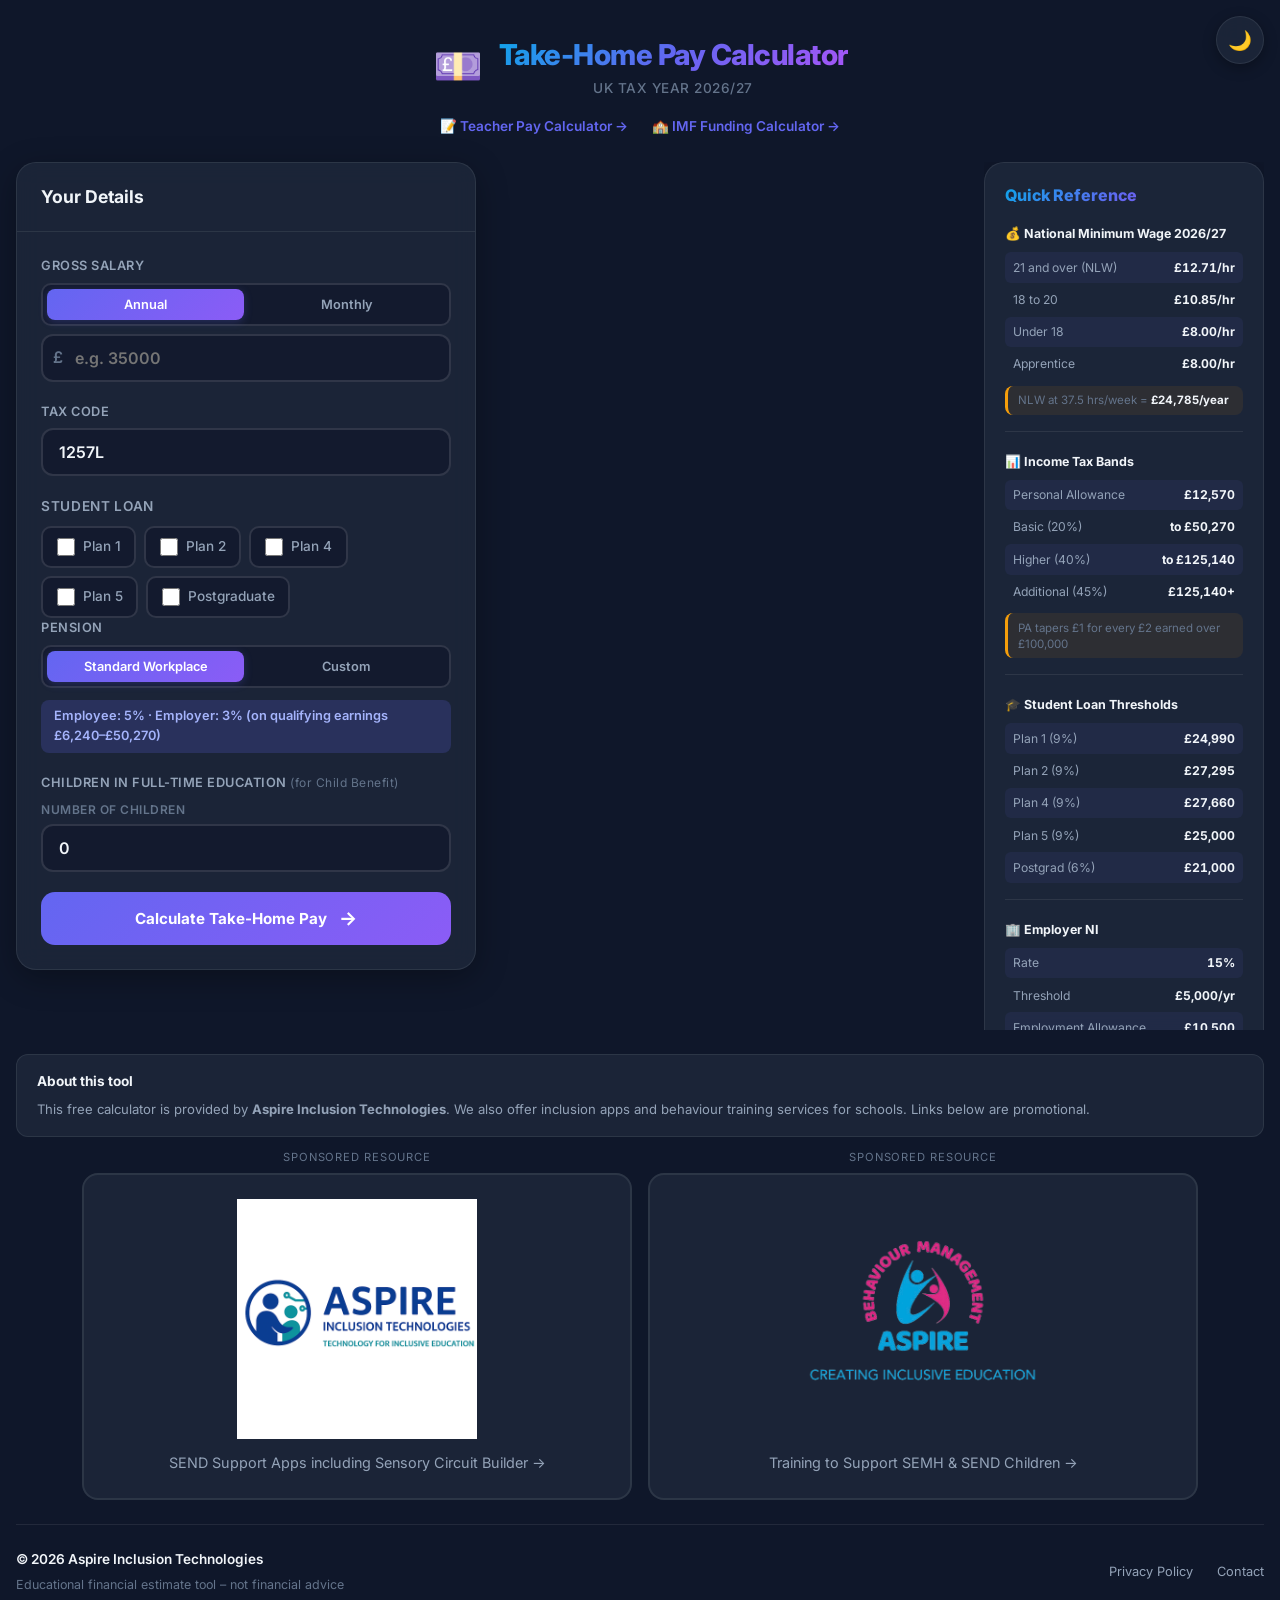
<file: index.html>
<!DOCTYPE html>
<html lang="en" data-theme="dark">
<head>
    <meta charset="UTF-8">
    <meta name="viewport" content="width=device-width, initial-scale=1.0">
    <title>UK Take-Home Pay Calculator 2026/27 | Free Salary Calculator | Aspire Inclusion</title>
    <meta name="description" content="Free UK take-home pay calculator for 2026/27. Calculate your net salary after income tax, National Insurance, student loans, pension contributions, and child benefit. Updated for April 2026 rates.">
    <meta name="keywords" content="take home pay calculator, UK salary calculator, 2026/27 tax calculator, income tax calculator, national insurance calculator, student loan calculator, pension calculator, net pay UK">
    <meta name="author" content="Aspire Inclusion Technologies">
    <meta name="robots" content="index, follow">
    <link rel="canonical" href="https://aspiremichael.github.io/Pay-Calculator/">

    <!-- Open Graph -->
    <meta property="og:type" content="website">
    <meta property="og:title" content="UK Take-Home Pay Calculator 2026/27 | Free Salary Calculator">
    <meta property="og:description" content="Calculate your UK take-home pay after income tax, National Insurance, student loans, and pension. Free tool updated for the 2026/27 tax year.">
    <meta property="og:url" content="https://aspiremichael.github.io/Pay-Calculator/">
    <meta property="og:site_name" content="Aspire Inclusion Technologies">
    <meta property="og:locale" content="en_GB">

    <!-- Twitter Card -->
    <meta name="twitter:card" content="summary_large_image">
    <meta name="twitter:title" content="UK Take-Home Pay Calculator 2026/27">
    <meta name="twitter:description" content="Free calculator: see your net salary after tax, NI, student loans and pension for 2026/27.">

    <!-- JSON-LD Structured Data -->
    <script type="application/ld+json">
    {
        "@context": "https://schema.org",
        "@type": "WebApplication",
        "name": "UK Take-Home Pay Calculator 2026/27",
        "description": "Calculate your UK take-home pay after income tax, National Insurance, student loans, and pension contributions for the 2026/27 tax year.",
        "url": "https://aspiremichael.github.io/Pay-Calculator/",
        "applicationCategory": "FinanceApplication",
        "operatingSystem": "Any",
        "offers": {
            "@type": "Offer",
            "price": "0",
            "priceCurrency": "GBP"
        },
        "creator": {
            "@type": "Organization",
            "name": "Aspire Inclusion Technologies",
            "url": "https://aspireinclusion.app/"
        },
        "dateModified": "2026-03-24",
        "inLanguage": "en-GB",
        "isAccessibleForFree": true,
        "browserRequirements": "Requires JavaScript"
    }
    </script>
    <script type="application/ld+json">
    {
        "@context": "https://schema.org",
        "@type": "FAQPage",
        "mainEntity": [
            {
                "@type": "Question",
                "name": "How is UK take-home pay calculated for 2026/27?",
                "acceptedAnswer": {
                    "@type": "Answer",
                    "text": "Take-home pay is calculated by subtracting income tax (20%/40%/45% bands), employee National Insurance (8% up to £50,270, 2% above), pension contributions, and any student loan repayments from your gross salary. The personal allowance for 2026/27 is £12,570."
                }
            },
            {
                "@type": "Question",
                "name": "What are the UK income tax rates for 2026/27?",
                "acceptedAnswer": {
                    "@type": "Answer",
                    "text": "For 2026/27: Personal Allowance is £12,570 (0%), Basic Rate is 20% on income £12,571–£50,270, Higher Rate is 40% on income £50,271–£125,140, and Additional Rate is 45% on income above £125,140."
                }
            },
            {
                "@type": "Question",
                "name": "What are the National Insurance rates for 2026/27?",
                "acceptedAnswer": {
                    "@type": "Answer",
                    "text": "Employee NI for 2026/27: 8% on earnings between £12,570 and £50,270, and 2% on earnings above £50,270. Employer NI is 15% on earnings above £5,000 per employee."
                }
            },
            {
                "@type": "Question",
                "name": "How do student loan repayments affect take-home pay?",
                "acceptedAnswer": {
                    "@type": "Answer",
                    "text": "Student loan repayments are 9% of earnings above the threshold: Plan 1 threshold is £24,990, Plan 2 is £27,295, Plan 4 is £31,395, Plan 5 is £25,000. Postgraduate loans are 6% above £21,000. Multiple plans can apply simultaneously."
                }
            }
        ]
    }
    </script>

    <link rel="icon" type="image/svg+xml" href="favicon.svg">
    <link rel="preconnect" href="https://fonts.gstatic.com" crossorigin>
    <link href="https://fonts.googleapis.com/css2?family=Inter:wght@300;400;500;600;700;800&display=swap" rel="stylesheet">
    <link rel="stylesheet" href="styles.css">
</head>
<body>
    <!-- Theme Toggle -->
    <button id="themeToggle" class="theme-toggle" aria-label="Toggle theme">
        <span class="theme-icon sun">☀️</span>
        <span class="theme-icon moon">🌙</span>
    </button>

    <div class="app-container">
        <!-- Header -->
        <header class="app-header">
            <div class="header-content">
                <div class="logo-area">
                    <div class="logo-icon">💷</div>
                    <div>
                        <h1>Take-Home Pay Calculator</h1>
                        <p class="subtitle">UK Tax Year 2026/27</p>
                    </div>
                </div>
            </div>
            <div style="text-align:center;margin-top:1rem;display:flex;justify-content:center;gap:1.5rem;flex-wrap:wrap;">
                <a href="teacher.html" style="color:var(--accent-primary);font-size:0.85rem;text-decoration:none;font-weight:600;display:flex;align-items:center;gap:0.25rem;">📝 Teacher Pay Calculator &rarr;</a>
                <a href="imf.html" style="color:var(--accent-primary);font-size:0.85rem;text-decoration:none;font-weight:600;display:flex;align-items:center;gap:0.25rem;">🏫 IMF Funding Calculator &rarr;</a>
            </div>
        </header>

        <div class="main-layout">
            <!-- Main Content -->
            <main class="main-content">

                <!-- Employee Take-Home Pay -->
                <section class="tab-panel active" id="panel-employee" role="tabpanel" aria-labelledby="tab-employee">
                    <div class="panel-grid">
                        <!-- Input Card -->
                        <div class="card input-card">
                            <div class="card-header">
                                <h2>Your Details</h2>
                            </div>
                            <div class="card-body">
                                <div class="form-group">
                                    <label for="emp-salary">Gross Salary</label>
                                    <div class="toggle-switch-group" role="group" aria-label="Salary input period" style="margin-bottom:0.5rem;">
                                        <button class="toggle-btn active" id="salary-annual" type="button" aria-pressed="true" aria-label="Enter annual salary">Annual</button>
                                        <button class="toggle-btn" id="salary-monthly" type="button" aria-pressed="false" aria-label="Enter monthly salary">Monthly</button>
                                    </div>
                                    <div class="input-wrapper currency">
                                        <span class="input-prefix">£</span>
                                        <input type="number" id="emp-salary" placeholder="e.g. 35000" min="0" step="100" aria-label="Gross salary amount">
                                    </div>
                                    <div class="info-badge" id="salary-conversion" style="margin-top:0.4rem;display:none;"></div>
                                </div>

                                <div class="form-group">
                                    <label for="emp-tax-code">Tax Code</label>
                                    <input type="text" id="emp-tax-code" value="1257L" placeholder="1257L" class="input-standard" aria-label="Your HMRC tax code">
                                </div>

                                <fieldset class="form-group" style="border:none;padding:0;margin:0;">
                                    <legend style="font-weight:600;font-size:0.85rem;text-transform:uppercase;letter-spacing:0.05em;color:var(--text-secondary);margin-bottom:0.5rem;">Student Loan</legend>
                                    <div class="checkbox-group" role="group" aria-label="Student loan repayment plans">
                                        <label class="checkbox-label">
                                            <input type="checkbox" id="emp-sl-plan1" value="plan1" aria-label="Student Loan Plan 1">
                                            <span class="checkmark"></span>
                                            Plan 1
                                        </label>
                                        <label class="checkbox-label">
                                            <input type="checkbox" id="emp-sl-plan2" value="plan2" aria-label="Student Loan Plan 2">
                                            <span class="checkmark"></span>
                                            Plan 2
                                        </label>
                                        <label class="checkbox-label">
                                            <input type="checkbox" id="emp-sl-plan4" value="plan4" aria-label="Student Loan Plan 4">
                                            <span class="checkmark"></span>
                                            Plan 4
                                        </label>
                                        <label class="checkbox-label">
                                            <input type="checkbox" id="emp-sl-plan5" value="plan5" aria-label="Student Loan Plan 5">
                                            <span class="checkmark"></span>
                                            Plan 5
                                        </label>
                                        <label class="checkbox-label">
                                            <input type="checkbox" id="emp-sl-postgrad" value="postgrad" aria-label="Postgraduate Loan">
                                            <span class="checkmark"></span>
                                            Postgraduate
                                        </label>
                                    </div>
                                </fieldset>

                                <div class="form-group">
                                    <label id="pension-label-personal">Pension</label>
                                    <div class="toggle-switch-group" role="group" aria-labelledby="pension-label-personal">
                                        <button class="toggle-btn active" id="pension-standard" data-pension="standard" aria-pressed="true" aria-label="Standard workplace pension">Standard Workplace</button>
                                        <button class="toggle-btn" id="pension-custom" data-pension="custom" aria-pressed="false" aria-label="Custom pension rates">Custom</button>
                                    </div>
                                    <div class="pension-details" id="pension-standard-info">
                                        <div class="info-badge">Employee: 5% · Employer: 3% (on qualifying earnings £6,240–£50,270)</div>
                                    </div>
                                    <div class="pension-details hidden" id="pension-custom-info">
                                        <div class="form-row">
                                            <div class="form-group-sm">
                                                <label for="emp-pension-employee">Employee %</label>
                                                <div class="input-wrapper percent">
                                                    <input type="number" id="emp-pension-employee" value="5" min="0" max="100" step="0.5">
                                                    <span class="input-suffix">%</span>
                                                </div>
                                            </div>
                                            <div class="form-group-sm">
                                                <label for="emp-pension-employer">Employer %</label>
                                                <div class="input-wrapper percent">
                                                    <input type="number" id="emp-pension-employer" value="3" min="0" max="100" step="0.5">
                                                    <span class="input-suffix">%</span>
                                                </div>
                                            </div>
                                        </div>
                                    </div>
                                </div>

                                <div class="form-group">
                                    <label>Children in Full-Time Education <span class="label-hint">(for Child Benefit)</span></label>
                                    <div class="form-row">
                                        <div class="form-group-sm">
                                            <label for="emp-children">Number of Children</label>
                                            <input type="number" id="emp-children" value="0" min="0" max="20" class="input-standard" aria-label="Number of children in full-time education">
                                        </div>
                                    </div>
                                </div>

                                <button class="btn-calculate" id="btn-calc-employee" type="button" aria-label="Calculate your take-home pay">
                                    <span>Calculate Take-Home Pay</span>
                                    <span class="btn-icon" aria-hidden="true">→</span>
                                </button>
                            </div>
                        </div>

                        <!-- Results Card -->
                        <div class="card results-card" id="employee-results" style="display:none;" aria-live="polite" aria-atomic="true" role="region" aria-label="Calculation results">
                            <div class="card-header">
                                <h2>Your Take-Home Pay</h2>
                            </div>
                            <div class="card-body">
                                <div class="hero-result">
                                    <div class="hero-amount">
                                        <div class="hero-label">Monthly Take-Home</div>
                                        <div class="hero-value" id="res-monthly-takehome">£0.00</div>
                                    </div>
                                    <div class="hero-amount secondary">
                                        <div class="hero-label">Annual Take-Home</div>
                                        <div class="hero-value" id="res-annual-takehome">£0.00</div>
                                    </div>
                                </div>

                                <div class="deductions-breakdown">
                                    <h3>Monthly Deductions</h3>
                                    <div class="breakdown-list">
                                        <div class="breakdown-row">
                                            <span class="breakdown-label">Gross Salary</span>
                                            <span class="breakdown-value positive" id="res-gross-monthly">£0.00</span>
                                        </div>
                                        <div class="breakdown-divider"></div>
                                        <div class="breakdown-row deduction">
                                            <span class="breakdown-label">Income Tax</span>
                                            <span class="breakdown-value negative" id="res-tax-monthly">-£0.00</span>
                                        </div>
                                        <div class="breakdown-row deduction">
                                            <span class="breakdown-label">Employee National Insurance</span>
                                            <span class="breakdown-value negative" id="res-ni-monthly">-£0.00</span>
                                        </div>
                                        <div class="breakdown-row deduction" id="row-sl" style="display:none;">
                                            <span class="breakdown-label">Student Loan</span>
                                            <span class="breakdown-value negative" id="res-sl-monthly">-£0.00</span>
                                        </div>
                                        <div class="breakdown-row deduction">
                                            <span class="breakdown-label">Pension (Employee)</span>
                                            <span class="breakdown-value negative" id="res-pension-employee-monthly">-£0.00</span>
                                        </div>
                                        <div class="breakdown-row deduction" id="row-hicbc" style="display:none;">
                                            <span class="breakdown-label">Child Benefit Tax Charge</span>
                                            <span class="breakdown-value negative" id="res-hicbc-monthly">-£0.00</span>
                                        </div>
                                        <div class="breakdown-divider"></div>
                                        <div class="breakdown-row total">
                                            <span class="breakdown-label">Net Take-Home</span>
                                            <span class="breakdown-value" id="res-net-monthly">£0.00</span>
                                        </div>
                                    </div>
                                </div>

                                <div class="deductions-breakdown annual-section">
                                    <h3>Annual Summary</h3>
                                    <div class="breakdown-list">
                                        <div class="breakdown-row">
                                            <span class="breakdown-label">Gross Salary</span>
                                            <span class="breakdown-value positive" id="res-gross-annual">£0.00</span>
                                        </div>
                                        <div class="breakdown-row deduction">
                                            <span class="breakdown-label">Income Tax</span>
                                            <span class="breakdown-value negative" id="res-tax-annual">-£0.00</span>
                                        </div>
                                        <div class="breakdown-row deduction">
                                            <span class="breakdown-label">Employee NI</span>
                                            <span class="breakdown-value negative" id="res-ni-annual">-£0.00</span>
                                        </div>
                                        <div class="breakdown-row deduction" id="row-sl-annual" style="display:none;">
                                            <span class="breakdown-label">Student Loan</span>
                                            <span class="breakdown-value negative" id="res-sl-annual">-£0.00</span>
                                        </div>
                                        <div class="breakdown-row deduction">
                                            <span class="breakdown-label">Pension (Employee)</span>
                                            <span class="breakdown-value negative" id="res-pension-employee-annual">-£0.00</span>
                                        </div>
                                        <div class="breakdown-row deduction" id="row-hicbc-annual" style="display:none;">
                                            <span class="breakdown-label">Child Benefit Tax Charge</span>
                                            <span class="breakdown-value negative" id="res-hicbc-annual">-£0.00</span>
                                        </div>
                                        <div class="breakdown-divider"></div>
                                        <div class="breakdown-row total">
                                            <span class="breakdown-label">Net Take-Home</span>
                                            <span class="breakdown-value" id="res-net-annual">£0.00</span>
                                        </div>
                                    </div>
                                </div>

                                <div class="deductions-breakdown">
                                    <h3>📋 Monthly Payroll Cost (Employer View)</h3>
                                    <div class="breakdown-list">
                                        <div class="breakdown-row">
                                            <span class="breakdown-label">Gross Salary</span>
                                            <span class="breakdown-value positive" id="res-payroll-gross">£0.00</span>
                                        </div>
                                        <div class="breakdown-divider"></div>
                                        <div class="breakdown-row deduction">
                                            <span class="breakdown-label">Employer NI</span>
                                            <span class="breakdown-value negative" id="res-payroll-erni">£0.00</span>
                                        </div>
                                        <div class="breakdown-row deduction">
                                            <span class="breakdown-label">Employer Pension</span>
                                            <span class="breakdown-value negative" id="res-payroll-erpension">£0.00</span>
                                        </div>
                                        <div class="breakdown-divider"></div>
                                        <div class="breakdown-row total">
                                            <span class="breakdown-label">Total Monthly Cost to Employer</span>
                                            <span class="breakdown-value" id="res-payroll-total">£0.00</span>
                                        </div>
                                        <div class="breakdown-row total grand-total">
                                            <span class="breakdown-label">Total Annual Cost to Employer</span>
                                            <span class="breakdown-value" id="res-payroll-total-annual">£0.00</span>
                                        </div>
                                    </div>
                                </div>

                                <div class="rate-breakdown">
                                    <h3>⏰ Rate Breakdown</h3>
                                    <div class="pension-grid">
                                        <div class="pension-item">
                                            <span class="pension-label">Hourly Rate (take-home)</span>
                                            <span class="pension-value" id="res-hourly-rate">£0.00</span>
                                        </div>
                                        <div class="pension-item">
                                            <span class="pension-label">Daily Rate (take-home)</span>
                                            <span class="pension-value" id="res-daily-rate">£0.00</span>
                                        </div>
                                        <div class="pension-item">
                                            <span class="pension-label">Weekly Rate (take-home)</span>
                                            <span class="pension-value" id="res-weekly-rate">£0.00</span>
                                        </div>
                                    </div>
                                    <div class="info-badge" style="margin-top: 0.5rem;">Based on 37.5 hours/week, 260 working days/year</div>
                                </div>

                                <div class="marginal-rate-section">
                                    <h3>⚠️ Your Marginal Tax Rate</h3>
                                    <p style="font-size:0.82rem;color:var(--text-secondary);margin-bottom:0.75rem;line-height:1.5;">This is <strong>not</strong> the tax rate on your current earnings — it's the rate that would apply to the <strong>next £1</strong> you earn. For example, if you received a pay rise, this is how much of each extra pound would go to tax, NI and/or student loan repayments.</p>
                                    <div class="marginal-rate-grid">
                                        <div class="marginal-rate-box">
                                            <div class="marginal-rate-box-label">Tax + NI Only</div>
                                            <div class="marginal-rate-bar">
                                                <div class="marginal-rate-fill" id="res-marginal-bar-tax" style="width: 0%;"></div>
                                                <span class="marginal-rate-pct" id="res-marginal-pct-tax">0%</span>
                                            </div>
                                            <p class="marginal-rate-label" id="res-marginal-desc-tax">You keep £1.00 per extra £1</p>
                                        </div>
                                        <div class="marginal-rate-box">
                                            <div class="marginal-rate-box-label">Incl. Student Loan</div>
                                            <div class="marginal-rate-bar">
                                                <div class="marginal-rate-fill" id="res-marginal-bar-sl" style="width: 0%;"></div>
                                                <span class="marginal-rate-pct" id="res-marginal-pct-sl">0%</span>
                                            </div>
                                            <p class="marginal-rate-label" id="res-marginal-desc-sl">You keep £1.00 per extra £1</p>
                                        </div>
                                    </div>
                                </div>

                                <div class="pension-summary">
                                    <h3>🏦 Total Pension Contributions (Annual)</h3>
                                    <div class="pension-grid">
                                        <div class="pension-item">
                                            <span class="pension-label">Your Contribution</span>
                                            <span class="pension-value" id="res-pension-you-annual">£0.00</span>
                                        </div>
                                        <div class="pension-item">
                                            <span class="pension-label">Employer Contribution</span>
                                            <span class="pension-value" id="res-pension-employer-annual">£0.00</span>
                                        </div>
                                        <div class="pension-item highlight">
                                            <span class="pension-label">Total Added to Pension</span>
                                            <span class="pension-value" id="res-pension-total-annual">£0.00</span>
                                        </div>
                                    </div>
                                </div>

                                <div class="action-buttons" style="display:flex;gap:0.75rem;margin-top:1rem;">
                                    <button class="btn-print" id="btn-share-employee" type="button" style="flex:1;">
                                        📤 Share via WhatsApp / Social
                                    </button>
                                    <button class="btn-print" id="btn-print-employee" type="button" style="flex:1;">
                                        🖨️ Print / Save as PDF
                                    </button>
                                </div>
                            </div>
                        </div>
                    </div>
                </section>

                <!-- Tab 2: Employer Cost -->
            </main>

            <!-- Reference Sidebar -->
            <aside class="reference-sidebar" id="reference-sidebar">
                <button class="sidebar-toggle" id="sidebar-toggle" aria-label="Toggle reference panel">
                    <span>ℹ️</span>
                </button>
                <div class="sidebar-content">
                    <h3>Quick Reference</h3>

                    <div class="ref-section">
                        <h4>💰 National Minimum Wage 2026/27</h4>
                        <div class="ref-table">
                            <div class="ref-row">
                                <span>21 and over (NLW)</span>
                                <span class="ref-value">£12.71/hr</span>
                            </div>
                            <div class="ref-row">
                                <span>18 to 20</span>
                                <span class="ref-value">£10.85/hr</span>
                            </div>
                            <div class="ref-row">
                                <span>Under 18</span>
                                <span class="ref-value">£8.00/hr</span>
                            </div>
                            <div class="ref-row">
                                <span>Apprentice</span>
                                <span class="ref-value">£8.00/hr</span>
                            </div>
                        </div>
                        <div class="ref-note">
                            <p>NLW at 37.5 hrs/week = <strong>£24,785/year</strong></p>
                        </div>
                    </div>

                    <div class="ref-section">
                        <h4>📊 Income Tax Bands</h4>
                        <div class="ref-table">
                            <div class="ref-row">
                                <span>Personal Allowance</span>
                                <span class="ref-value">£12,570</span>
                            </div>
                            <div class="ref-row">
                                <span>Basic (20%)</span>
                                <span class="ref-value">to £50,270</span>
                            </div>
                            <div class="ref-row">
                                <span>Higher (40%)</span>
                                <span class="ref-value">to £125,140</span>
                            </div>
                            <div class="ref-row">
                                <span>Additional (45%)</span>
                                <span class="ref-value">£125,140+</span>
                            </div>
                        </div>
                        <div class="ref-note">
                            <p>PA tapers £1 for every £2 earned over £100,000</p>
                        </div>
                    </div>

                    <div class="ref-section">
                        <h4>🎓 Student Loan Thresholds</h4>
                        <div class="ref-table">
                            <div class="ref-row">
                                <span>Plan 1 (9%)</span>
                                <span class="ref-value">£24,990</span>
                            </div>
                            <div class="ref-row">
                                <span>Plan 2 (9%)</span>
                                <span class="ref-value">£27,295</span>
                            </div>
                            <div class="ref-row">
                                <span>Plan 4 (9%)</span>
                                <span class="ref-value">£27,660</span>
                            </div>
                            <div class="ref-row">
                                <span>Plan 5 (9%)</span>
                                <span class="ref-value">£25,000</span>
                            </div>
                            <div class="ref-row">
                                <span>Postgrad (6%)</span>
                                <span class="ref-value">£21,000</span>
                            </div>
                        </div>
                    </div>

                    <div class="ref-section">
                        <h4>🏢 Employer NI</h4>
                        <div class="ref-table">
                            <div class="ref-row">
                                <span>Rate</span>
                                <span class="ref-value">15%</span>
                            </div>
                            <div class="ref-row">
                                <span>Threshold</span>
                                <span class="ref-value">£5,000/yr</span>
                            </div>
                            <div class="ref-row">
                                <span>Employment Allowance</span>
                                <span class="ref-value">£10,500</span>
                            </div>
                        </div>
                    </div>

                    <div class="ref-section">
                        <h4>👶 Child Benefit 2026/27</h4>
                        <div class="ref-table">
                            <div class="ref-row">
                                <span>First child</span>
                                <span class="ref-value">£26.05/wk</span>
                            </div>
                            <div class="ref-row">
                                <span>Each additional</span>
                                <span class="ref-value">£17.25/wk</span>
                            </div>
                        </div>
                        <div class="ref-note">
                            <p>HICBC applies if income is £60,000–£80,000. 1% clawback per £200 over £60,000.</p>
                        </div>
                    </div>

                    <div class="ref-section">
                        <h4>🏛️ Corporation Tax</h4>
                        <div class="ref-table">
                            <div class="ref-row">
                                <span>Small profits (≤£50k)</span>
                                <span class="ref-value">19%</span>
                            </div>
                            <div class="ref-row">
                                <span>Main rate (≥£250k)</span>
                                <span class="ref-value">25%</span>
                            </div>
                            <div class="ref-row">
                                <span>Marginal relief</span>
                                <span class="ref-value">£50k–£250k</span>
                            </div>
                        </div>
                    </div>

                    <div class="ref-section">
                        <h4>🏦 Workplace Pension</h4>
                        <div class="ref-table">
                            <div class="ref-row">
                                <span>Min employee</span>
                                <span class="ref-value">5%</span>
                            </div>
                            <div class="ref-row">
                                <span>Min employer</span>
                                <span class="ref-value">3%</span>
                            </div>
                            <div class="ref-row">
                                <span>Total minimum</span>
                                <span class="ref-value">8%</span>
                            </div>
                        </div>
                    </div>
                </div>
            </aside>
        </div>

        <!-- About This Tool -->
        <div style="margin-top:1.5rem;">
            <div style="background:var(--bg-card);border:1px solid var(--border-color);border-radius:12px;padding:1rem 1.25rem;">
                <h3 style="font-size:0.85rem;font-weight:700;color:var(--text-primary);margin-bottom:0.4rem;">About this tool</h3>
                <p style="font-size:0.82rem;color:var(--text-secondary);line-height:1.6;margin:0;">This free calculator is provided by <strong>Aspire Inclusion Technologies</strong>. We also offer inclusion apps and behaviour training services for schools. Links below are promotional.</p>
            </div>
        </div>

        <!-- Sponsored Resources -->
        <div style="margin-top:0.75rem;">
            <div style="display:flex;gap:1rem;flex-wrap:wrap;justify-content:center;">
                <div style="flex:1;min-width:280px;max-width:550px;">
                    <p style="font-size:0.7rem;text-transform:uppercase;letter-spacing:0.08em;color:var(--text-muted);margin-bottom:0.4rem;text-align:center;">Sponsored Resource</p>
                    <a href="https://aspireinclusion.app/" target="_blank" rel="noopener sponsored" style="background:var(--bg-card);border:2px solid var(--border-color);border-radius:16px;padding:1.5rem;text-align:center;text-decoration:none;transition:border-color 0.3s,transform 0.2s,box-shadow 0.3s;display:block;" onmouseover="this.style.borderColor='#1a5276';this.style.transform='translateY(-2px)';this.style.boxShadow='0 8px 24px rgba(0,0,0,0.15)'" onmouseout="this.style.borderColor='var(--border-color)';this.style.transform='';this.style.boxShadow=''">
                        <img src="aspire-inclusion-logo.png" alt="Aspire Inclusion Technologies" style="max-width:240px;height:auto;margin:0 auto 0.75rem;display:block;">
                        <p style="color:var(--text-secondary);font-size:0.9rem;">SEND Support Apps including Sensory Circuit Builder &rarr;</p>
                    </a>
                </div>
                <div style="flex:1;min-width:280px;max-width:550px;">
                    <p style="font-size:0.7rem;text-transform:uppercase;letter-spacing:0.08em;color:var(--text-muted);margin-bottom:0.4rem;text-align:center;">Sponsored Resource</p>
                    <a href="https://aspirebm.thinkific.com/" target="_blank" rel="noopener sponsored" style="background:var(--bg-card);border:2px solid var(--border-color);border-radius:16px;padding:1.5rem;text-align:center;text-decoration:none;transition:border-color 0.3s,transform 0.2s,box-shadow 0.3s;display:block;" onmouseover="this.style.borderColor='#e91e96';this.style.transform='translateY(-2px)';this.style.boxShadow='0 8px 24px rgba(0,0,0,0.15)'" onmouseout="this.style.borderColor='var(--border-color)';this.style.transform='';this.style.boxShadow=''">
                        <img src="aspire-bm-logo.png" alt="Aspire Behaviour Management - Creating Inclusive Education" style="max-width:240px;height:auto;margin:0 auto 0.75rem;display:block;">
                        <p style="color:var(--text-secondary);font-size:0.9rem;">Training to Support SEMH &amp; SEND Children &rarr;</p>
                    </a>
                </div>
            </div>
        </div>

        <footer style="margin-top:1.5rem;padding:1.5rem 0;border-top:1px solid var(--border-color);">
            <div style="display:flex;flex-wrap:wrap;justify-content:space-between;align-items:center;gap:1rem;">
                <div>
                    <p style="font-size:0.85rem;font-weight:600;color:var(--text-primary);margin:0 0 0.25rem;">&copy; 2026 Aspire Inclusion Technologies</p>
                    <p style="font-size:0.78rem;color:var(--text-muted);margin:0;">Educational financial estimate tool &ndash; not financial advice</p>
                </div>
                <div style="display:flex;gap:1.5rem;">
                    <a href="https://aspireinclusion.app/privacy.html" target="_blank" rel="noopener" style="font-size:0.8rem;color:var(--text-secondary);text-decoration:none;" onmouseover="this.style.color='var(--text-primary)'" onmouseout="this.style.color='var(--text-secondary)'">Privacy Policy</a>
                    <a href="https://aspireinclusion.app/" target="_blank" rel="noopener" style="font-size:0.8rem;color:var(--text-secondary);text-decoration:none;" onmouseover="this.style.color='var(--text-primary)'" onmouseout="this.style.color='var(--text-secondary)'">Contact</a>
                </div>
            </div>
        </footer>
    </div>

    <script src="calculator.js"></script>
</body>
</html>
</file>
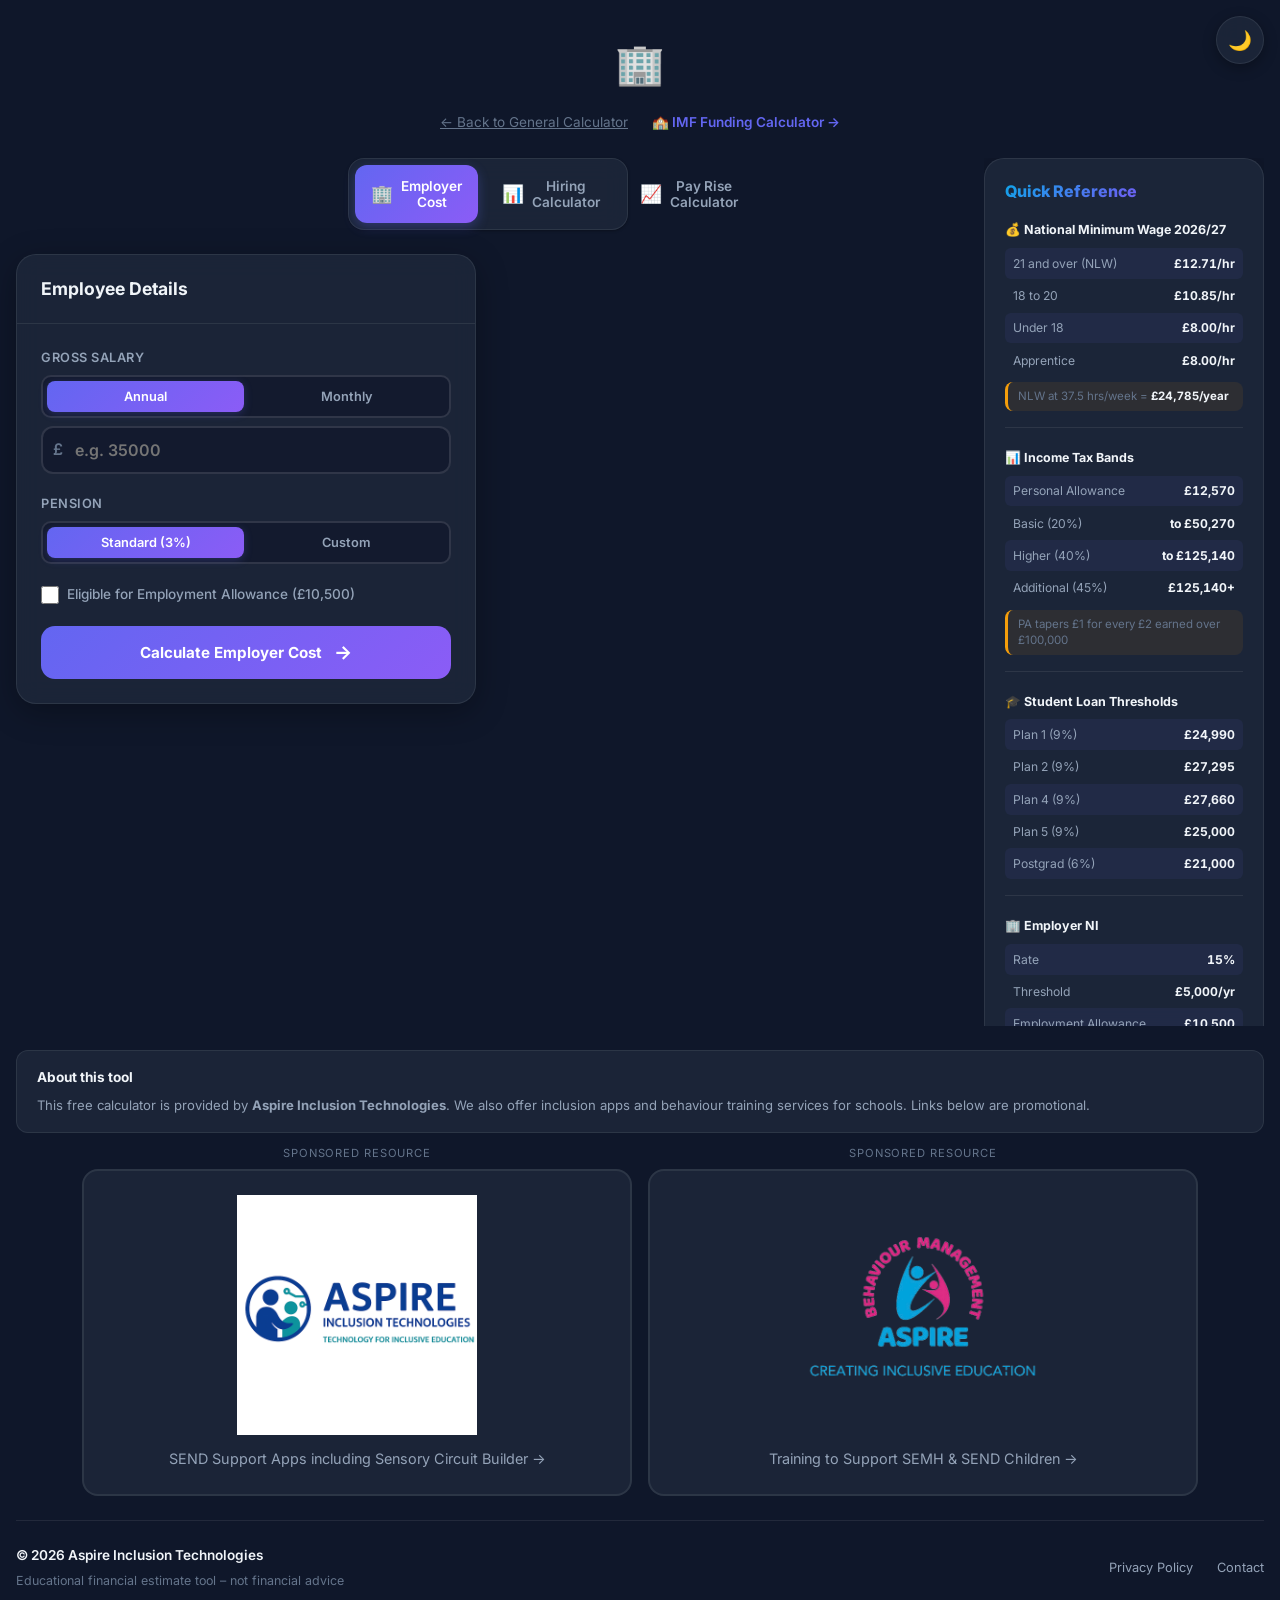
<file: business.html>
<!DOCTYPE html>
<html lang="en" data-theme="dark">
<head>
    <meta charset="UTF-8">
    <meta name="viewport" content="width=device-width, initial-scale=1.0">
    <title>UK Employment Cost Calculator 2026/27 | Employer NI & Hiring Costs | Aspire Inclusion</title>
    <meta name="description" content="Free UK employment cost calculator for 2026/27. Calculate employer NI, pension contributions, Employment Allowance savings, hiring impact, and pay rise modelling. Updated for April 2026 rates.">
    <meta name="keywords" content="employment cost calculator, employer NI calculator, employer national insurance 2026/27, hiring cost calculator UK, Employment Allowance, employer pension, payroll cost calculator, business payroll UK">
    <meta name="author" content="Aspire Inclusion Technologies">
    <meta name="robots" content="index, follow">
    <link rel="canonical" href="https://aspiremichael.github.io/Pay-Calculator/business.html">

    <!-- Open Graph -->
    <meta property="og:type" content="website">
    <meta property="og:title" content="UK Employment Cost Calculator 2026/27 | Employer NI & Hiring Costs">
    <meta property="og:description" content="Calculate total employment costs: employer NI (15%), pension, Employment Allowance, hiring impact and pay rise modelling for 2026/27.">
    <meta property="og:url" content="https://aspiremichael.github.io/Pay-Calculator/business.html">
    <meta property="og:site_name" content="Aspire Inclusion Technologies">
    <meta property="og:locale" content="en_GB">

    <!-- Twitter Card -->
    <meta name="twitter:card" content="summary_large_image">
    <meta name="twitter:title" content="UK Employment Cost Calculator 2026/27 | Employer NI & Hiring Costs">
    <meta name="twitter:description" content="Free calculator: model employer NI, pension, Employment Allowance and total hiring costs for UK businesses in 2026/27.">

    <!-- JSON-LD Structured Data -->
    <script type="application/ld+json">
    {
        "@context": "https://schema.org",
        "@type": "WebApplication",
        "name": "UK Employment Cost Calculator 2026/27",
        "description": "Calculate UK employment costs including employer NI, pension contributions, Employment Allowance, hiring impact analysis and pay rise modelling for the 2026/27 tax year.",
        "url": "https://aspiremichael.github.io/Pay-Calculator/business.html",
        "applicationCategory": "FinanceApplication",
        "operatingSystem": "Any",
        "offers": {
            "@type": "Offer",
            "price": "0",
            "priceCurrency": "GBP"
        },
        "creator": {
            "@type": "Organization",
            "name": "Aspire Inclusion Technologies",
            "url": "https://aspireinclusion.app/"
        },
        "dateModified": "2026-03-24",
        "inLanguage": "en-GB",
        "isAccessibleForFree": true,
        "browserRequirements": "Requires JavaScript"
    }
    </script>
    <script type="application/ld+json">
    {
        "@context": "https://schema.org",
        "@type": "FAQPage",
        "mainEntity": [
            {
                "@type": "Question",
                "name": "What is the employer NI rate for 2026/27?",
                "acceptedAnswer": {
                    "@type": "Answer",
                    "text": "For 2026/27, employer National Insurance is 15% on earnings above £5,000 per employee (the Secondary Threshold). There is no upper limit — employers pay 15% on all earnings above this threshold."
                }
            },
            {
                "@type": "Question",
                "name": "What is Employment Allowance for 2026/27?",
                "acceptedAnswer": {
                    "@type": "Answer",
                    "text": "Employment Allowance for 2026/27 is £10,500. Eligible employers can offset up to £10,500 against their total employer NI bill. Businesses with a previous year employer NI bill above £100,000 are not eligible."
                }
            },
            {
                "@type": "Question",
                "name": "How much does it cost to employ someone in the UK in 2026/27?",
                "acceptedAnswer": {
                    "@type": "Answer",
                    "text": "The total cost includes salary, employer NI (15% above £5,000), and pension contributions (minimum 3% employer). For example, an employee earning £30,000 costs approximately £33,750 in employer NI alone, plus pension. Use this calculator to model exact costs."
                }
            },
            {
                "@type": "Question",
                "name": "What is the minimum employer pension contribution in the UK?",
                "acceptedAnswer": {
                    "@type": "Answer",
                    "text": "The minimum employer pension contribution under auto-enrolment is 3% on qualifying earnings between £6,240 and £50,270. Many employers contribute more than the minimum. The employee minimum contribution is 5%."
                }
            }
        ]
    }
    </script>
    <link rel="icon" type="image/svg+xml" href="favicon.svg">
    <link rel="preconnect" href="https://fonts.googleapis.com">
    <link rel="preconnect" href="https://fonts.gstatic.com" crossorigin>
    <link href="https://fonts.googleapis.com/css2?family=Inter:wght@300;400;500;600;700;800&display=swap" rel="stylesheet">
    <link rel="stylesheet" href="styles.css">
</head>
<body>
    <!-- Theme Toggle -->
    <button id="themeToggle" class="theme-toggle" aria-label="Toggle theme">
        <span class="theme-icon sun">☀️</span>
        <span class="theme-icon moon">🌙</span>
    </button>

    <div class="app-container">
        <!-- Header -->
        <header class="app-header">
            <div class="header-content">
                <div class="logo-area">
                    <div class="logo-icon">🏢</div>
                </div>
            </div>
            <div style="text-align:center;margin-top:1rem;display:flex;justify-content:center;gap:1.5rem;flex-wrap:wrap;">
                <a href="index.html" style="color:var(--text-muted);font-size:0.85rem;text-decoration:underline;">← Back to General Calculator</a>
                <a href="imf.html" style="color:var(--accent-primary);font-size:0.85rem;text-decoration:none;font-weight:600;display:flex;align-items:center;gap:0.25rem;">🏫 IMF Funding Calculator &rarr;</a>
            </div>
        </header>

        <div class="main-layout">
            <!-- Main Content -->
            <main class="main-content">
                <!-- Tab Navigation -->
                <nav class="tab-nav" role="tablist">
                    <button class="tab-btn active" role="tab" data-tab="employer" aria-selected="true" id="tab-employer">
                        <span class="tab-icon">🏢</span>
                        <span class="tab-label">Employer Cost</span>
                    </button>
                    <button class="tab-btn" role="tab" data-tab="hiring" aria-selected="false" id="tab-hiring">
                        <span class="tab-icon">📊</span>
                        <span class="tab-label">Hiring Calculator</span>
                    </button>
                    <button class="tab-btn" role="tab" data-tab="payrise" aria-selected="false" id="tab-payrise">
                        <span class="tab-icon">📈</span>
                        <span class="tab-label">Pay Rise Calculator</span>
                    </button>
                </nav>

                <!-- Tab 1: Employer Cost -->
                <section class="tab-panel active" id="panel-employer" role="tabpanel" aria-labelledby="tab-employer">
                    <div class="panel-grid">
                        <div class="card input-card">
                            <div class="card-header">
                                <h2>Employee Details</h2>
                            </div>
                            <div class="card-body">
                                <div class="form-group">
                                    <label for="er-salary">Gross Salary</label>
                                    <div class="toggle-switch-group" role="group" aria-label="Salary input period" style="margin-bottom:0.5rem;">
                                        <button class="toggle-btn active" id="er-salary-annual" type="button" aria-pressed="true" aria-label="Enter annual salary">Annual</button>
                                        <button class="toggle-btn" id="er-salary-monthly" type="button" aria-pressed="false" aria-label="Enter monthly salary">Monthly</button>
                                    </div>
                                    <div class="input-wrapper currency">
                                        <span class="input-prefix">£</span>
                                        <input type="number" id="er-salary" placeholder="e.g. 35000" min="0" step="100" aria-label="Employee gross salary">
                                    </div>
                                    <div class="info-badge" id="er-salary-conversion" style="margin-top:0.4rem;display:none;"></div>
                                </div>

                                <div class="form-group">
                                    <label id="pension-label-employer">Pension</label>
                                    <div class="toggle-switch-group" role="group" aria-labelledby="pension-label-employer">
                                        <button class="toggle-btn active" id="er-pension-standard" data-pension="standard" aria-pressed="true" aria-label="Standard 3% employer pension">Standard (3%)</button>
                                        <button class="toggle-btn" id="er-pension-custom" data-pension="custom" aria-pressed="false" aria-label="Custom employer pension rate">Custom</button>
                                    </div>
                                    <div class="pension-details hidden" id="er-pension-custom-info">
                                        <div class="form-group-sm">
                                            <label for="er-pension-pct">Employer Pension %</label>
                                            <div class="input-wrapper percent">
                                                <input type="number" id="er-pension-pct" value="3" min="0" max="100" step="0.5">
                                                <span class="input-suffix">%</span>
                                            </div>
                                        </div>
                                    </div>
                                </div>

                                <div class="form-group">
                                    <label class="checkbox-label single">
                                        <input type="checkbox" id="er-employment-allowance" aria-label="Eligible for Employment Allowance of 10500 pounds">
                                        <span class="checkmark"></span>
                                        Eligible for Employment Allowance (£10,500)
                                    </label>
                                </div>

                                <button class="btn-calculate" id="btn-calc-employer" type="button" aria-label="Calculate employer cost">
                                    <span>Calculate Employer Cost</span>
                                    <span class="btn-icon" aria-hidden="true">→</span>
                                </button>
                            </div>
                        </div>

                        <div class="card results-card" id="employer-results" style="display:none;" aria-live="polite" aria-atomic="true" role="region" aria-label="Employer cost results">
                            <div class="card-header">
                                <h2>Total Employer Cost</h2>
                            </div>
                            <div class="card-body">
                                <div class="hero-result">
                                    <div class="hero-amount">
                                        <div class="hero-label">Monthly Total Cost</div>
                                        <div class="hero-value" id="er-res-monthly-total">£0.00</div>
                                    </div>
                                    <div class="hero-amount secondary">
                                        <div class="hero-label">Annual Total Cost</div>
                                        <div class="hero-value" id="er-res-annual-total">£0.00</div>
                                    </div>
                                </div>

                                <div class="deductions-breakdown">
                                    <h3>Cost Breakdown (Annual)</h3>
                                    <div class="breakdown-list">
                                        <div class="breakdown-row">
                                            <span class="breakdown-label">Gross Salary</span>
                                            <span class="breakdown-value" id="er-res-salary">£0.00</span>
                                        </div>
                                        <div class="breakdown-row">
                                            <span class="breakdown-label">Employer National Insurance</span>
                                            <span class="breakdown-value" id="er-res-erni">£0.00</span>
                                        </div>
                                        <div class="breakdown-row">
                                            <span class="breakdown-label">Employer Pension</span>
                                            <span class="breakdown-value" id="er-res-pension">£0.00</span>
                                        </div>
                                        <div class="breakdown-row" id="er-row-allowance" style="display:none;">
                                            <span class="breakdown-label">Employment Allowance</span>
                                            <span class="breakdown-value positive" id="er-res-allowance">-£0.00</span>
                                        </div>
                                        <div class="breakdown-divider"></div>
                                        <div class="breakdown-row total" id="er-base-total-row">
                                            <span class="breakdown-label">Base Employment Cost</span>
                                            <span class="breakdown-value" id="er-res-base-total">£0.00</span>
                                        </div>
                                    </div>
                                </div>

                                <!-- Additional Costs -->
                                <div class="additional-costs-section">
                                    <h3>Additional Costs</h3>
                                    <div id="additional-costs-list"></div>
                                    <div class="add-cost-form">
                                        <div class="form-row">
                                            <input type="text" id="add-cost-name" placeholder="e.g. Software license" class="input-standard">
                                            <div class="input-wrapper currency small">
                                                <span class="input-prefix">£</span>
                                                <input type="number" id="add-cost-amount" placeholder="Monthly" min="0" step="1">
                                            </div>
                                            <button class="btn-add" id="btn-add-cost" type="button">+ Add</button>
                                        </div>
                                    </div>
                                    <div class="breakdown-divider"></div>
                                    <div class="breakdown-row total grand-total">
                                        <span class="breakdown-label">Total with Additional Costs (Annual)</span>
                                        <span class="breakdown-value" id="er-res-grand-total">£0.00</span>
                                    </div>
                                    <div class="breakdown-row total">
                                        <span class="breakdown-label">Total with Additional Costs (Monthly)</span>
                                        <span class="breakdown-value" id="er-res-grand-total-monthly">£0.00</span>
                                    </div>
                                </div>
                            </div>
                        </div>
                    </div>
                </section>

                <!-- Tab 3: Hiring Calculator -->
                <section class="tab-panel" id="panel-hiring" role="tabpanel" aria-labelledby="tab-hiring">
                    <div class="panel-stack">
                        <div class="card input-card">
                            <div class="card-header">
                                <h2>Company Information</h2>
                            </div>
                            <div class="card-body">
                                <div class="form-row three-col">
                                    <div class="form-group">
                                        <label for="hire-revenue">Annual Revenue</label>
                                        <div class="input-wrapper currency">
                                            <span class="input-prefix">£</span>
                                            <input type="number" id="hire-revenue" placeholder="e.g. 500000" min="0" step="1000">
                                        </div>
                                    </div>
                                    <div class="form-group">
                                        <label for="hire-profit">Annual Profit (before tax)</label>
                                        <div class="input-wrapper currency">
                                            <span class="input-prefix">£</span>
                                            <input type="number" id="hire-profit" placeholder="e.g. 100000" min="0" step="1000">
                                        </div>
                                    </div>
                                    <div class="form-group">
                                        <label for="hire-current-payroll">Current Annual Payroll</label>
                                        <div class="input-wrapper currency">
                                            <span class="input-prefix">£</span>
                                            <input type="number" id="hire-current-payroll" placeholder="e.g. 200000" min="0" step="1000">
                                        </div>
                                    </div>
                                </div>

                                <div class="form-group">
                                    <label class="checkbox-label single">
                                        <input type="checkbox" id="hire-employment-allowance" aria-label="Already claiming Employment Allowance">
                                        <span class="checkmark"></span>
                                        Already claiming Employment Allowance
                                    </label>
                                </div>

                                <button class="btn-calculate" id="btn-calc-payroll" type="button" style="background: linear-gradient(135deg, #0ea5e9 0%, #6366f1 100%);" aria-label="Calculate payroll summary">
                                    <span>Calculate Payroll Summary</span>
                                    <span class="btn-icon" aria-hidden="true">→</span>
                                </button>
                            </div>
                        </div>

                        <div class="card input-card">
                            <div class="card-header">
                                <h2>Current Employees</h2>
                                <button class="btn-small" id="btn-add-employee" type="button">+ Add Employee</button>
                            </div>
                            <div class="card-body">
                                <div id="current-employees-list">
                                    <div class="empty-state">
                                        <p>No employees added yet. Add employees or just use the total payroll figure above.</p>
                                    </div>
                                </div>
                            </div>
                        </div>

                        <!-- Payroll Summary Results -->
                        <div class="card results-card" id="payroll-summary-results" style="display:none;" aria-live="polite" aria-atomic="true" role="region" aria-label="Payroll summary results">
                            <div class="card-header">
                                <h2>Current Payroll Summary</h2>
                            </div>
                            <div class="card-body">
                                <div class="impact-grid">
                                    <div class="impact-card">
                                        <div class="impact-label">Total Salaries</div>
                                        <div class="impact-value" id="ps-total-salaries">£0</div>
                                        <div class="impact-sub">Annual gross payroll</div>
                                    </div>
                                    <div class="impact-card">
                                        <div class="impact-label">Total Employer NI</div>
                                        <div class="impact-value" id="ps-total-erni">£0</div>
                                        <div class="impact-sub">15% above £5,000 per employee</div>
                                    </div>
                                    <div class="impact-card">
                                        <div class="impact-label">Total Employer Pension</div>
                                        <div class="impact-value" id="ps-total-pension">£0</div>
                                        <div class="impact-sub">3% on qualifying earnings</div>
                                    </div>
                                    <div class="impact-card">
                                        <div class="impact-label">Total Employment Cost</div>
                                        <div class="impact-value positive-text" id="ps-total-cost">£0</div>
                                        <div class="impact-sub">Salary + NI + Pension</div>
                                    </div>
                                </div>

                                <div class="deductions-breakdown">
                                    <h3>Financial Position</h3>
                                    <div class="breakdown-list">
                                        <div class="breakdown-row">
                                            <span class="breakdown-label">Annual Revenue</span>
                                            <span class="breakdown-value" id="ps-revenue">£0.00</span>
                                        </div>
                                        <div class="breakdown-row">
                                            <span class="breakdown-label">Total Employment Cost</span>
                                            <span class="breakdown-value negative" id="ps-emp-cost">£0.00</span>
                                        </div>
                                        <div class="breakdown-row">
                                            <span class="breakdown-label">Profit Before Tax</span>
                                            <span class="breakdown-value" id="ps-profit">£0.00</span>
                                        </div>
                                        <div class="breakdown-row">
                                            <span class="breakdown-label">Corporation Tax</span>
                                            <span class="breakdown-value negative" id="ps-corp-tax">£0.00</span>
                                        </div>
                                        <div class="breakdown-divider"></div>
                                        <div class="breakdown-row total">
                                            <span class="breakdown-label">Profit After Tax</span>
                                            <span class="breakdown-value" id="ps-profit-after-tax">£0.00</span>
                                        </div>
                                        <div class="breakdown-row">
                                            <span class="breakdown-label">Profit Margin</span>
                                            <span class="breakdown-value" id="ps-margin">0%</span>
                                        </div>
                                        <div class="breakdown-row">
                                            <span class="breakdown-label">Employment Cost per £ Revenue</span>
                                            <span class="breakdown-value" id="ps-cost-per-revenue">£0.00</span>
                                        </div>
                                    </div>
                                </div>

                                <div id="ps-employee-breakdown" style="display:none;">
                                    <div class="deductions-breakdown">
                                        <h3>Per Employee Breakdown</h3>
                                        <div class="comparison-table">
                                            <table>
                                                <thead>
                                                    <tr>
                                                        <th>Employee</th>
                                                        <th>Salary</th>
                                                        <th>Employer NI</th>
                                                        <th>Employer Pension</th>
                                                        <th>Total Cost</th>
                                                    </tr>
                                                </thead>
                                                <tbody id="ps-employee-table-body"></tbody>
                                            </table>
                                        </div>
                                    </div>
                                </div>
                            </div>
                        </div>

                        <div class="card input-card highlight-card">
                            <div class="card-header">
                                <h2>New Hire Details <span class="label-hint">(optional — leave blank for payroll summary only)</span></h2>
                            </div>
                            <div class="card-body">
                                <div class="form-row three-col">
                                    <div class="form-group">
                                        <label for="hire-new-salary">New Hire Salary</label>
                                        <div class="input-wrapper currency">
                                            <span class="input-prefix">£</span>
                                            <input type="number" id="hire-new-salary" placeholder="e.g. 35000" min="0" step="100">
                                        </div>
                                    </div>
                                    <div class="form-group">
                                        <label for="hire-new-pension">Employer Pension %</label>
                                        <div class="input-wrapper percent">
                                            <input type="number" id="hire-new-pension" value="3" min="0" max="100" step="0.5">
                                            <span class="input-suffix">%</span>
                                        </div>
                                    </div>
                                    <div class="form-group">
                                        <label for="hire-new-extras">Additional Monthly Costs</label>
                                        <div class="input-wrapper currency">
                                            <span class="input-prefix">£</span>
                                            <input type="number" id="hire-new-extras" value="0" min="0" step="10">
                                        </div>
                                    </div>
                                </div>

                                <button class="btn-calculate" id="btn-calc-hiring" type="button">
                                    <span>Model New Hire Impact</span>
                                    <span class="btn-icon">→</span>
                                </button>
                            </div>
                        </div>

                        <!-- Hiring Results -->
                        <div class="card results-card" id="hiring-results" style="display:none;">
                            <div class="card-header">
                                <h2>Hiring Impact Analysis</h2>
                            </div>
                            <div class="card-body">
                                <div class="impact-grid">
                                    <div class="impact-card">
                                        <div class="impact-label">True Cost of Hire</div>
                                        <div class="impact-value" id="hire-res-true-cost">£0</div>
                                        <div class="impact-sub">Annual total including ER NI & pension</div>
                                    </div>
                                    <div class="impact-card">
                                        <div class="impact-label">Corporation Tax Saved</div>
                                        <div class="impact-value positive-text" id="hire-res-tax-saving">£0</div>
                                        <div class="impact-sub">Employment costs are tax-deductible</div>
                                    </div>
                                    <div class="impact-card">
                                        <div class="impact-label">Net Cost After Tax Relief</div>
                                        <div class="impact-value" id="hire-res-net-cost">£0</div>
                                        <div class="impact-sub">True impact on the bottom line</div>
                                    </div>
                                    <div class="impact-card">
                                        <div class="impact-label">Monthly Impact</div>
                                        <div class="impact-value" id="hire-res-monthly-impact">£0</div>
                                        <div class="impact-sub">Net monthly cost after tax relief</div>
                                    </div>
                                </div>

                                <div class="comparison-table">
                                    <h3>Before vs After Comparison</h3>
                                    <table>
                                        <thead>
                                            <tr>
                                                <th></th>
                                                <th>Before Hire</th>
                                                <th>After Hire</th>
                                                <th>Change</th>
                                            </tr>
                                        </thead>
                                        <tbody>
                                            <tr>
                                                <td>Revenue</td>
                                                <td id="hire-cmp-revenue-before">£0</td>
                                                <td id="hire-cmp-revenue-after">£0</td>
                                                <td id="hire-cmp-revenue-change">–</td>
                                            </tr>
                                            <tr>
                                                <td>Total Payroll Cost</td>
                                                <td id="hire-cmp-payroll-before">£0</td>
                                                <td id="hire-cmp-payroll-after">£0</td>
                                                <td id="hire-cmp-payroll-change">£0</td>
                                            </tr>
                                            <tr>
                                                <td>Total Employer NI</td>
                                                <td id="hire-cmp-erni-before">£0</td>
                                                <td id="hire-cmp-erni-after">£0</td>
                                                <td id="hire-cmp-erni-change">£0</td>
                                            </tr>
                                            <tr id="hire-row-ea" style="display:none;">
                                                <td colspan="4" id="hire-ea-note" style="font-size:0.82rem;color:var(--accent-green);padding-top:0;"></td>
                                            </tr>
                                            <tr>
                                                <td>Employer Pension (on new hire)</td>
                                                <td>–</td>
                                                <td id="hire-cmp-pension">£0</td>
                                                <td id="hire-cmp-pension-change">£0</td>
                                            </tr>
                                            <tr>
                                                <td>Profit Before Tax</td>
                                                <td id="hire-cmp-profit-before">£0</td>
                                                <td id="hire-cmp-profit-after">£0</td>
                                                <td id="hire-cmp-profit-change" class="negative-text">£0</td>
                                            </tr>
                                            <tr>
                                                <td>Corporation Tax</td>
                                                <td id="hire-cmp-ct-before">£0</td>
                                                <td id="hire-cmp-ct-after">£0</td>
                                                <td id="hire-cmp-ct-change" class="positive-text">£0</td>
                                            </tr>
                                            <tr class="total-row">
                                                <td>Profit After Tax</td>
                                                <td id="hire-cmp-pat-before">£0</td>
                                                <td id="hire-cmp-pat-after">£0</td>
                                                <td id="hire-cmp-pat-change">£0</td>
                                            </tr>
                                            <tr>
                                                <td>Profit Margin</td>
                                                <td id="hire-cmp-margin-before">0%</td>
                                                <td id="hire-cmp-margin-after">0%</td>
                                                <td id="hire-cmp-margin-change">0%</td>
                                            </tr>
                                        </tbody>
                                    </table>
                                </div>
                            </div>
                        </div>
                    </div>
                </section>

                <!-- Tab 4: Pay Rise Calculator -->
                <section class="tab-panel" id="panel-payrise" role="tabpanel" aria-labelledby="tab-payrise">
                    <div class="panel-stack">
                        <div class="card input-card">
                            <div class="card-header">
                                <h2>Workforce Pay Rise</h2>
                                <div style="display:flex;gap:0.5rem;">
                                    <button class="btn-small" id="btn-copy-from-hiring" type="button" style="background:var(--accent-secondary);color:#fff;border-color:var(--accent-secondary);">📋 Copy from Hiring</button>
                                    <button class="btn-small" id="btn-add-pr-employee" type="button">+ Add Employee</button>
                                </div>
                            </div>
                            <div class="card-body">
                                <div class="form-group">
                                    <label>Apply Workforce-Wide Raise</label>
                                    <div class="form-row">
                                        <div class="input-wrapper percent" style="flex:1;">
                                            <input type="number" id="pr-workforce-pct" placeholder="e.g. 3" min="0" max="100" step="0.5" value="">
                                            <span class="input-suffix">%</span>
                                        </div>
                                        <button class="btn-add" id="btn-apply-workforce-raise" type="button" style="white-space:nowrap;">Apply to All</button>
                                    </div>
                                </div>

                                <div class="breakdown-divider" style="margin: 0.75rem 0;"></div>

                                <div id="pr-employees-list">
                                    <div class="empty-state">
                                        <p>Add employees to model pay rises. Enter their current salary and the proposed new salary or raise %.</p>
                                    </div>
                                </div>
                            </div>
                        </div>

                        <div class="card input-card">
                            <div class="card-body" style="padding: 0.75rem 1.5rem;">
                                <button class="btn-calculate" id="btn-calc-payrise" type="button">
                                    <span>Calculate Pay Rise Impact</span>
                                    <span class="btn-icon">→</span>
                                </button>
                            </div>
                        </div>

                        <!-- Pay Rise Results -->
                        <div class="card results-card" id="payrise-results" style="display:none;">
                            <div class="card-header">
                                <h2>Pay Rise Impact Analysis</h2>
                            </div>
                            <div class="card-body">
                                <div class="impact-grid">
                                    <div class="impact-card">
                                        <div class="impact-label">Total Salary Increase</div>
                                        <div class="impact-value" id="pr-res-salary-increase">£0</div>
                                        <div class="impact-sub">Annual additional salary cost</div>
                                    </div>
                                    <div class="impact-card">
                                        <div class="impact-label">Additional Employer NI</div>
                                        <div class="impact-value" id="pr-res-ni-increase">£0</div>
                                        <div class="impact-sub">Extra NI from higher salaries</div>
                                    </div>
                                    <div class="impact-card">
                                        <div class="impact-label">Additional Pension</div>
                                        <div class="impact-value" id="pr-res-pension-increase">£0</div>
                                        <div class="impact-sub">Extra employer pension cost</div>
                                    </div>
                                    <div class="impact-card">
                                        <div class="impact-label">Total Extra Cost</div>
                                        <div class="impact-value negative-text" id="pr-res-total-increase">£0</div>
                                        <div class="impact-sub">Full cost of pay rises</div>
                                    </div>
                                </div>

                                <div class="comparison-table">
                                    <h3>Before vs After Comparison</h3>
                                    <table>
                                        <thead>
                                            <tr>
                                                <th>Employee</th>
                                                <th>Current Salary</th>
                                                <th>New Salary</th>
                                                <th>Raise</th>
                                                <th>Old Total Cost</th>
                                                <th>New Total Cost</th>
                                                <th>Extra Cost</th>
                                            </tr>
                                        </thead>
                                        <tbody id="pr-results-table-body"></tbody>
                                    </table>
                                </div>

                                <div class="hero-result" style="margin-top: 1.5rem;">
                                    <div class="hero-amount">
                                        <div class="hero-label">Monthly Extra Cost</div>
                                        <div class="hero-value" id="pr-res-monthly-extra">£0.00</div>
                                    </div>
                                    <div class="hero-amount secondary">
                                        <div class="hero-label">Annual Extra Cost</div>
                                        <div class="hero-value" id="pr-res-annual-extra">£0.00</div>
                                    </div>
                                </div>

                                <div class="comparison-table" style="margin-top:1.5rem;">
                                    <h3>Indicative Take-Home Pay</h3>
                                    <div class="info-badge" style="margin-bottom:0.75rem;">Assumes no student loan, standard auto-enrolment pension (5% employee). These are estimates — individual circumstances may vary.</div>
                                    <table>
                                        <thead>
                                            <tr>
                                                <th>Employee</th>
                                                <th>Current Salary</th>
                                                <th>Old Monthly Take-Home</th>
                                                <th>New Monthly Take-Home</th>
                                                <th>Monthly Change</th>
                                                <th>Annual Change</th>
                                            </tr>
                                        </thead>
                                        <tbody id="pr-takehome-table-body"></tbody>
                                    </table>
                                </div>
                            </div>
                        </div>
                    </div>
                </section>
            </main>

            <!-- Reference Sidebar -->
            <aside class="reference-sidebar" id="reference-sidebar">
                <button class="sidebar-toggle" id="sidebar-toggle" aria-label="Toggle reference panel">
                    <span>ℹ️</span>
                </button>
                <div class="sidebar-content">
                    <h3>Quick Reference</h3>

                    <div class="ref-section">
                        <h4>💰 National Minimum Wage 2026/27</h4>
                        <div class="ref-table">
                            <div class="ref-row">
                                <span>21 and over (NLW)</span>
                                <span class="ref-value">£12.71/hr</span>
                            </div>
                            <div class="ref-row">
                                <span>18 to 20</span>
                                <span class="ref-value">£10.85/hr</span>
                            </div>
                            <div class="ref-row">
                                <span>Under 18</span>
                                <span class="ref-value">£8.00/hr</span>
                            </div>
                            <div class="ref-row">
                                <span>Apprentice</span>
                                <span class="ref-value">£8.00/hr</span>
                            </div>
                        </div>
                        <div class="ref-note">
                            <p>NLW at 37.5 hrs/week = <strong>£24,785/year</strong></p>
                        </div>
                    </div>

                    <div class="ref-section">
                        <h4>📊 Income Tax Bands</h4>
                        <div class="ref-table">
                            <div class="ref-row">
                                <span>Personal Allowance</span>
                                <span class="ref-value">£12,570</span>
                            </div>
                            <div class="ref-row">
                                <span>Basic (20%)</span>
                                <span class="ref-value">to £50,270</span>
                            </div>
                            <div class="ref-row">
                                <span>Higher (40%)</span>
                                <span class="ref-value">to £125,140</span>
                            </div>
                            <div class="ref-row">
                                <span>Additional (45%)</span>
                                <span class="ref-value">£125,140+</span>
                            </div>
                        </div>
                        <div class="ref-note">
                            <p>PA tapers £1 for every £2 earned over £100,000</p>
                        </div>
                    </div>

                    <div class="ref-section">
                        <h4>🎓 Student Loan Thresholds</h4>
                        <div class="ref-table">
                            <div class="ref-row">
                                <span>Plan 1 (9%)</span>
                                <span class="ref-value">£24,990</span>
                            </div>
                            <div class="ref-row">
                                <span>Plan 2 (9%)</span>
                                <span class="ref-value">£27,295</span>
                            </div>
                            <div class="ref-row">
                                <span>Plan 4 (9%)</span>
                                <span class="ref-value">£27,660</span>
                            </div>
                            <div class="ref-row">
                                <span>Plan 5 (9%)</span>
                                <span class="ref-value">£25,000</span>
                            </div>
                            <div class="ref-row">
                                <span>Postgrad (6%)</span>
                                <span class="ref-value">£21,000</span>
                            </div>
                        </div>
                    </div>

                    <div class="ref-section">
                        <h4>🏢 Employer NI</h4>
                        <div class="ref-table">
                            <div class="ref-row">
                                <span>Rate</span>
                                <span class="ref-value">15%</span>
                            </div>
                            <div class="ref-row">
                                <span>Threshold</span>
                                <span class="ref-value">£5,000/yr</span>
                            </div>
                            <div class="ref-row">
                                <span>Employment Allowance</span>
                                <span class="ref-value">£10,500</span>
                            </div>
                        </div>
                    </div>

                    <div class="ref-section">
                        <h4>👶 Child Benefit 2026/27</h4>
                        <div class="ref-table">
                            <div class="ref-row">
                                <span>First child</span>
                                <span class="ref-value">£26.05/wk</span>
                            </div>
                            <div class="ref-row">
                                <span>Each additional</span>
                                <span class="ref-value">£17.25/wk</span>
                            </div>
                        </div>
                        <div class="ref-note">
                            <p>HICBC applies if income is £60,000–£80,000. 1% clawback per £200 over £60,000.</p>
                        </div>
                    </div>

                    <div class="ref-section">
                        <h4>🏛️ Corporation Tax</h4>
                        <div class="ref-table">
                            <div class="ref-row">
                                <span>Small profits (≤£50k)</span>
                                <span class="ref-value">19%</span>
                            </div>
                            <div class="ref-row">
                                <span>Main rate (≥£250k)</span>
                                <span class="ref-value">25%</span>
                            </div>
                            <div class="ref-row">
                                <span>Marginal relief</span>
                                <span class="ref-value">£50k–£250k</span>
                            </div>
                        </div>
                    </div>

                    <div class="ref-section">
                        <h4>🏦 Workplace Pension</h4>
                        <div class="ref-table">
                            <div class="ref-row">
                                <span>Min employee</span>
                                <span class="ref-value">5%</span>
                            </div>
                            <div class="ref-row">
                                <span>Min employer</span>
                                <span class="ref-value">3%</span>
                            </div>
                            <div class="ref-row">
                                <span>Total minimum</span>
                                <span class="ref-value">8%</span>
                            </div>
                        </div>
                    </div>
                </div>
            </aside>
        </div>

        <!-- About This Tool -->
        <div style="margin-top:1.5rem;">
            <div style="background:var(--bg-card);border:1px solid var(--border-color);border-radius:12px;padding:1rem 1.25rem;">
                <h3 style="font-size:0.85rem;font-weight:700;color:var(--text-primary);margin-bottom:0.4rem;">About this tool</h3>
                <p style="font-size:0.82rem;color:var(--text-secondary);line-height:1.6;margin:0;">This free calculator is provided by <strong>Aspire Inclusion Technologies</strong>. We also offer inclusion apps and behaviour training services for schools. Links below are promotional.</p>
            </div>
        </div>

        <!-- Sponsored Resources -->
        <div style="margin-top:0.75rem;">
            <div style="display:flex;gap:1rem;flex-wrap:wrap;justify-content:center;">
                <div style="flex:1;min-width:280px;max-width:550px;">
                    <p style="font-size:0.7rem;text-transform:uppercase;letter-spacing:0.08em;color:var(--text-muted);margin-bottom:0.4rem;text-align:center;">Sponsored Resource</p>
                    <a href="https://aspireinclusion.app/" target="_blank" rel="noopener sponsored" style="background:var(--bg-card);border:2px solid var(--border-color);border-radius:16px;padding:1.5rem;text-align:center;text-decoration:none;transition:border-color 0.3s,transform 0.2s,box-shadow 0.3s;display:block;" onmouseover="this.style.borderColor='#1a5276';this.style.transform='translateY(-2px)';this.style.boxShadow='0 8px 24px rgba(0,0,0,0.15)'" onmouseout="this.style.borderColor='var(--border-color)';this.style.transform='';this.style.boxShadow=''">
                        <img src="aspire-inclusion-logo.png" alt="Aspire Inclusion Technologies" style="max-width:240px;height:auto;margin:0 auto 0.75rem;display:block;">
                        <p style="color:var(--text-secondary);font-size:0.9rem;">SEND Support Apps including Sensory Circuit Builder &rarr;</p>
                    </a>
                </div>
                <div style="flex:1;min-width:280px;max-width:550px;">
                    <p style="font-size:0.7rem;text-transform:uppercase;letter-spacing:0.08em;color:var(--text-muted);margin-bottom:0.4rem;text-align:center;">Sponsored Resource</p>
                    <a href="https://aspirebm.thinkific.com/" target="_blank" rel="noopener sponsored" style="background:var(--bg-card);border:2px solid var(--border-color);border-radius:16px;padding:1.5rem;text-align:center;text-decoration:none;transition:border-color 0.3s,transform 0.2s,box-shadow 0.3s;display:block;" onmouseover="this.style.borderColor='#e91e96';this.style.transform='translateY(-2px)';this.style.boxShadow='0 8px 24px rgba(0,0,0,0.15)'" onmouseout="this.style.borderColor='var(--border-color)';this.style.transform='';this.style.boxShadow=''">
                        <img src="aspire-bm-logo.png" alt="Aspire Behaviour Management - Creating Inclusive Education" style="max-width:240px;height:auto;margin:0 auto 0.75rem;display:block;">
                        <p style="color:var(--text-secondary);font-size:0.9rem;">Training to Support SEMH &amp; SEND Children &rarr;</p>
                    </a>
                </div>
            </div>
        </div>

        <footer style="margin-top:1.5rem;padding:1.5rem 0;border-top:1px solid var(--border-color);">
            <div style="display:flex;flex-wrap:wrap;justify-content:space-between;align-items:center;gap:1rem;">
                <div>
                    <p style="font-size:0.85rem;font-weight:600;color:var(--text-primary);margin:0 0 0.25rem;">&copy; 2026 Aspire Inclusion Technologies</p>
                    <p style="font-size:0.78rem;color:var(--text-muted);margin:0;">Educational financial estimate tool &ndash; not financial advice</p>
                </div>
                <div style="display:flex;gap:1.5rem;">
                    <a href="https://aspireinclusion.app/privacy.html" target="_blank" rel="noopener" style="font-size:0.8rem;color:var(--text-secondary);text-decoration:none;" onmouseover="this.style.color='var(--text-primary)'" onmouseout="this.style.color='var(--text-secondary)'">Privacy Policy</a>
                    <a href="https://aspireinclusion.app/" target="_blank" rel="noopener" style="font-size:0.8rem;color:var(--text-secondary);text-decoration:none;" onmouseover="this.style.color='var(--text-primary)'" onmouseout="this.style.color='var(--text-secondary)'">Contact</a>
                </div>
            </div>
        </footer>
    </div>

    <script src="calculator.js"></script>
</body>
</html>
</file>
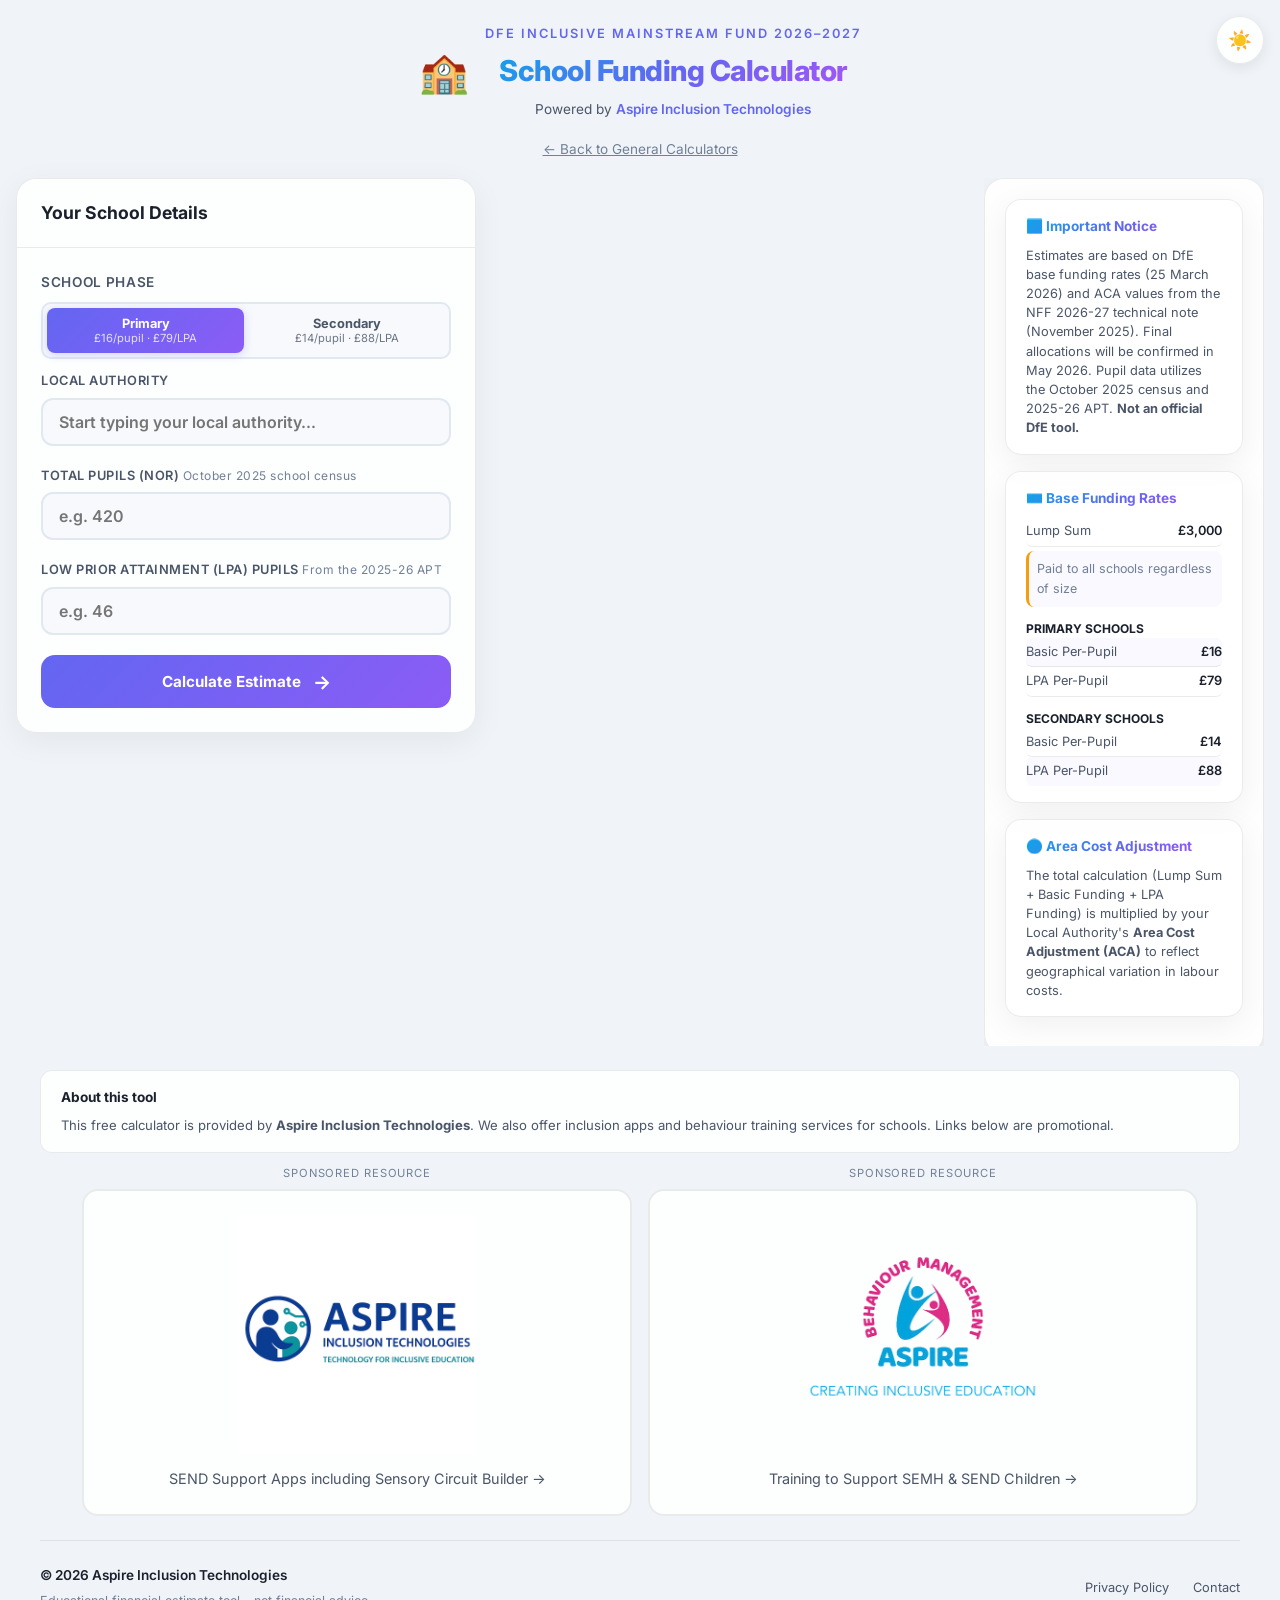
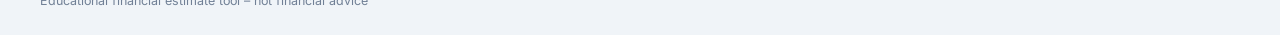
<file: imf.html>
<!DOCTYPE html>
<html lang="en" data-theme="light">
<head>
    <meta charset="UTF-8">
    <meta name="viewport" content="width=device-width, initial-scale=1.0">
    <title>IMF Funding Calculator 2026/27 | Aspire Inclusion</title>
    <meta name="description" content="Free tool to estimate your school's Inclusive Mainstream Fund (IMF) allocation for 2026/27 based on DfE base funding rates and Area Cost Adjustments.">
    <meta name="keywords" content="IMF calculator, inclusive mainstream fund, school funding calculator, DfE funding 2026/27, ACA, local authority funding, SEND funding">
    <meta name="author" content="Aspire Inclusion Technologies">
    <meta name="robots" content="index, follow">
    <link rel="canonical" href="https://aspiremichael.github.io/Pay-Calculator/imf.html">

    <!-- Open Graph -->
    <meta property="og:type" content="website">
    <meta property="og:title" content="IMF Funding Calculator 2026/27 | Aspire Inclusion">
    <meta property="og:description" content="Estimate your school's Inclusive Mainstream Fund (IMF) allocation. Free tool updated for the 2026/27 financial year.">
    <meta property="og:url" content="https://aspiremichael.github.io/Pay-Calculator/imf.html">
    <meta property="og:site_name" content="Aspire Inclusion Technologies">
    <meta property="og:locale" content="en_GB">

    <link rel="icon" type="image/svg+xml" href="favicon.svg">
    <link rel="preconnect" href="https://fonts.googleapis.com">
    <link rel="preconnect" href="https://fonts.gstatic.com" crossorigin>
    <link href="https://fonts.googleapis.com/css2?family=Inter:wght@300;400;500;600;700;800&display=swap" rel="stylesheet">
    <link rel="stylesheet" href="styles.css">
    <style>
        .teacher-layout {
            display: flex;
            gap: 1.5rem;
            max-width: 1200px;
            margin: 0 auto;
            padding: 0 1rem;
            align-items: flex-start;
        }
        .reference-sidebar .ref-section {
            background: var(--bg-card);
            border-radius: 16px;
            padding: 1rem 1.25rem;
            margin-bottom: 1rem;
            border: 1px solid var(--border-color);
            box-shadow: var(--shadow-card);
        }
        .reference-sidebar .ref-section h3 {
            font-size: 0.85rem;
            font-weight: 700;
            margin-bottom: 0.5rem;
            color: var(--text-primary);
        }
        .reference-sidebar .ref-row {
            display: flex;
            justify-content: space-between;
            padding: 0.25rem 0;
            font-size: 0.8rem;
            color: var(--text-secondary);
            border-bottom: 1px solid var(--border-color);
        }
        .reference-sidebar .ref-row:last-child { border-bottom: none; }
        .reference-sidebar .ref-row span:last-child { font-weight: 600; color: var(--text-primary); }
        .reference-sidebar .ref-note {
            font-size: 0.78rem;
            color: var(--text-muted);
            margin-top: 0.5rem;
            padding: 0.5rem;
            background: var(--ref-bg);
            border-radius: 8px;
        }
        /* Custom dropdown for LA search */
        .la-dropdown-container {
            position: relative;
        }
        .la-dropdown {
            position: absolute;
            top: 100%;
            left: 0;
            right: 0;
            z-index: 50;
            background: var(--bg-card);
            border: 1px solid var(--border-color);
            border-radius: 0 0 12px 12px;
            max-height: 200px;
            overflow-y: auto;
            box-shadow: var(--shadow-lg);
            display: none;
            backdrop-filter: blur(var(--glass-blur));
        }
        .la-dropdown.active {
            display: block;
        }
        .la-dropdown-item {
            padding: 0.75rem 1rem;
            font-size: 0.9rem;
            cursor: pointer;
            display: flex;
            justify-content: space-between;
            align-items: center;
            border-bottom: 1px solid var(--border-color);
            color: var(--text-primary);
        }
        .la-dropdown-item:last-child {
            border-bottom: none;
        }
        .la-dropdown-item:hover {
            background: var(--ref-bg);
            color: var(--accent-primary);
        }
        .la-dropdown-item-aca {
            font-family: monospace;
            color: var(--text-secondary);
            font-size: 0.8rem;
        }
        .error-text {
            color: var(--accent-red);
            font-size: 0.75rem;
            margin-top: 0.4rem;
            display: none;
        }
        .input-error {
            border-color: var(--accent-red) !important;
        }
    </style>
</head>
<body>
    <header class="app-header" style="max-width:1200px;margin:0 auto;padding:1.5rem 1rem 1rem;">
        <div class="header-content">
            <div class="logo-area">
                <div class="logo-icon">🏫</div>
                <div>
                    <div style="font-size: 0.8rem; letter-spacing: 2px; text-transform: uppercase; color: var(--accent-primary); margin-bottom: 4px; font-weight: 600;">
                        DfE Inclusive Mainstream Fund 2026–2027
                    </div>
                    <h1>School Funding Calculator</h1>
                    <p style="font-size: 0.85rem; color: var(--text-secondary); margin-top: 0.25rem;">
                        Powered by <a href="https://aspireinclusion.app" target="_blank" rel="noopener" style="color: var(--accent-primary); text-decoration: none; font-weight: 600;">Aspire Inclusion Technologies</a>
                    </p>
                </div>
            </div>
            <button class="theme-toggle" id="theme-toggle" aria-label="Toggle theme">
                <span class="theme-icon sun">☀️</span>
                <span class="theme-icon moon">🌙</span>
            </button>
        </div>
        <div style="text-align:center;margin-top:1rem;">
            <a href="index.html" style="color:var(--text-muted);font-size:0.85rem;text-decoration:underline;">← Back to General Calculators</a>
        </div>
    </header>

    <div class="app-container">
        <div class="main-layout">
            <main class="main-content">
                <div class="panel-grid">
                    <!-- Input Card -->
                    <div class="card input-card">
                        <div class="card-header">
                            <h2>Your School Details</h2>
                        </div>
                        <div class="card-body">
                            <fieldset class="form-group" style="border:none;padding:0;margin:0;">
                                <legend style="font-weight:600;font-size:0.85rem;text-transform:uppercase;letter-spacing:0.05em;color:var(--text-secondary);margin-bottom:0.5rem;">School Phase</legend>
                                <div class="toggle-switch-group" role="group" aria-label="School Phase">
                                    <button class="toggle-btn active" id="phase-primary" type="button" aria-pressed="true">
                                        <div style="font-weight: 700;">Primary</div>
                                        <div style="font-size: 0.7rem; opacity: 0.8; font-weight: 400;">£16/pupil · £79/LPA</div>
                                    </button>
                                    <button class="toggle-btn" id="phase-secondary" type="button" aria-pressed="false">
                                        <div style="font-weight: 700;">Secondary</div>
                                        <div style="font-size: 0.7rem; opacity: 0.8; font-weight: 400;">£14/pupil · £88/LPA</div>
                                    </button>
                                </div>
                            </fieldset>

                            <div class="form-group la-dropdown-container">
                                <label for="la-input">Local Authority</label>
                                <div class="input-wrapper">
                                    <input type="text" id="la-input" class="input-standard" placeholder="Start typing your local authority..." autocomplete="off">
                                    <div id="aca-badge" class="info-badge" style="position: absolute; right: 0.75rem; display: none; padding: 0.2rem 0.5rem; font-size: 0.75rem;"></div>
                                </div>
                                <div class="la-dropdown" id="la-dropdown"></div>
                            </div>

                            <div class="form-group">
                                <label for="total-pupils">Total Pupils (NOR) <span class="label-hint">October 2025 school census</span></label>
                                <input type="number" id="total-pupils" min="0" class="input-standard" placeholder="e.g. 420">
                            </div>

                            <div class="form-group">
                                <label for="lpa-pupils">Low Prior Attainment (LPA) Pupils <span class="label-hint">From the 2025-26 APT</span></label>
                                <input type="number" id="lpa-pupils" min="0" class="input-standard" placeholder="e.g. 46">
                                <div id="lpa-error" class="error-text">LPA pupils cannot exceed total pupils.</div>
                            </div>

                            <button class="btn-calculate" id="btn-calculate" type="button" aria-label="Calculate Estimate">
                                <span>Calculate Estimate</span>
                                <span class="btn-icon" aria-hidden="true">→</span>
                            </button>
                        </div>
                    </div>

                    <!-- Results Card -->
                    <div class="card results-card" id="results-section" style="display:none;" aria-live="polite" aria-atomic="true">
                        <div class="card-header">
                            <h2>Estimated IMF Allocation</h2>
                        </div>
                        <div class="card-body">
                            <div class="hero-result" style="grid-template-columns: 1fr;">
                                <div class="hero-amount" style="background: var(--gradient-btn);">
                                    <div class="hero-label">Total Allocation For 2026–27</div>
                                    <div class="hero-value" id="res-total">£0.00</div>
                                    <div style="font-size: 0.8rem; opacity: 0.9; margin-top: 0.5rem;" id="res-subtitle">
                                        Local Authority · Phase
                                    </div>
                                </div>
                            </div>

                            <div class="deductions-breakdown">
                                <h3>Calculation Breakdown</h3>
                                <div class="breakdown-list">
                                    <div class="breakdown-row">
                                        <span class="breakdown-label">Lump sum (all schools)</span>
                                        <span class="breakdown-value positive" id="res-lumpsum">£0.00</span>
                                    </div>
                                    <div class="breakdown-divider"></div>
                                    <div class="breakdown-row">
                                        <span class="breakdown-label" id="res-basic-label">Basic per-pupil</span>
                                        <span class="breakdown-value positive" id="res-basic-total">£0.00</span>
                                    </div>
                                    <div class="breakdown-row">
                                        <span class="breakdown-label" id="res-lpa-label">LPA per-pupil</span>
                                        <span class="breakdown-value positive" id="res-lpa-total">£0.00</span>
                                    </div>
                                    <div class="breakdown-divider"></div>
                                    <div class="breakdown-row total">
                                        <span class="breakdown-label" style="font-weight: 500;">Sub-total (before ACA)</span>
                                        <span class="breakdown-value" id="res-pre-aca">£0.00</span>
                                    </div>
                                    <div class="breakdown-row">
                                        <span class="breakdown-label">Area Cost Adjustment (ACA) multiplier</span>
                                        <span class="breakdown-value" style="color: var(--accent-primary);" id="res-aca-val">× 1.00000</span>
                                    </div>
                                    <div class="breakdown-divider" style="height: 2px; background: var(--accent-primary);"></div>
                                    <div class="breakdown-row total grand-total">
                                        <span class="breakdown-label">Total Estimate</span>
                                        <span class="breakdown-value" id="res-grand-total">£0.00</span>
                                    </div>
                                </div>
                            </div>

                            <div class="pension-summary" style="margin-top: 1.5rem;">
                                <h3>Key Statistics</h3>
                                <div class="pension-grid">
                                    <div class="pension-item">
                                        <span class="pension-label">Per Pupil</span>
                                        <span class="pension-value" style="color: var(--accent-primary);" id="stat-per-pupil">£0.00</span>
                                    </div>
                                    <div class="pension-item">
                                        <span class="pension-label">Per Month</span>
                                        <span class="pension-value" style="color: var(--accent-primary);" id="stat-per-month">£0.00</span>
                                    </div>
                                    <div class="pension-item">
                                        <span class="pension-label">LPA Rate</span>
                                        <span class="pension-value" style="color: var(--accent-primary);" id="stat-lpa-rate">0.0%</span>
                                    </div>
                                </div>
                            </div>

                            <div class="action-buttons" style="display:flex;gap:0.75rem;margin-top:1.5rem;flex-wrap:wrap;">
                                <button class="btn-print" id="btn-print" type="button" style="flex:1;min-width:200px;">
                                    🖨️ Print / Save as PDF
                                </button>
                                <button class="btn-print" id="btn-share" type="button" style="flex:1;min-width:200px;background:var(--bg-card);color:var(--text-primary);border-color:var(--border-color);">
                                    🔗 Share Calculator
                                </button>
                            </div>
                        </div>
                    </div>
                </div>
            </main>

            <aside class="reference-sidebar" id="reference-sidebar">
                <div class="sidebar-content">
                    <div class="ref-section">
                        <h3>ℹ️ Important Notice</h3>
                        <p style="font-size:0.8rem;color:var(--text-secondary);line-height:1.5;margin-bottom:0;">
                            Estimates are based on DfE base funding rates (25 March 2026) and ACA values from the NFF 2026-27 technical note (November 2025). Final allocations will be confirmed in May 2026. Pupil data utilizes the October 2025 census and 2025-26 APT. <strong>Not an official DfE tool.</strong>
                        </p>
                    </div>

                    <div class="ref-section">
                        <h3>💷 Base Funding Rates</h3>
                        <div class="ref-row"><span>Lump Sum</span><span>£3,000</span></div>
                        <div class="ref-note" style="margin-top:0.25rem;margin-bottom:0.75rem;">Paid to all schools regardless of size</div>
                        
                        <div style="font-size:0.75rem;font-weight:700;color:var(--text-primary);margin-top:0.5rem;text-transform:uppercase;">Primary Schools</div>
                        <div class="ref-row"><span>Basic Per-Pupil</span><span>£16</span></div>
                        <div class="ref-row"><span>LPA Per-Pupil</span><span>£79</span></div>
                        
                        <div style="font-size:0.75rem;font-weight:700;color:var(--text-primary);margin-top:0.75rem;text-transform:uppercase;">Secondary Schools</div>
                        <div class="ref-row"><span>Basic Per-Pupil</span><span>£14</span></div>
                        <div class="ref-row"><span>LPA Per-Pupil</span><span>£88</span></div>
                    </div>

                    <div class="ref-section">
                        <h3>🌍 Area Cost Adjustment</h3>
                        <p style="font-size:0.8rem;color:var(--text-secondary);line-height:1.5;margin:0;">
                            The total calculation (Lump Sum + Basic Funding + LPA Funding) is multiplied by your Local Authority's <strong>Area Cost Adjustment (ACA)</strong> to reflect geographical variation in labour costs.
                        </p>
                    </div>
                </div>
            </aside>
        </div>

        <!-- About This Tool -->
        <div style="max-width:1200px;margin:1.5rem auto 0.75rem;">
            <div style="background:var(--bg-card);border:1px solid var(--border-color);border-radius:12px;padding:1rem 1.25rem;">
                <h3 style="font-size:0.85rem;font-weight:700;color:var(--text-primary);margin-bottom:0.4rem;">About this tool</h3>
                <p style="font-size:0.82rem;color:var(--text-secondary);line-height:1.6;margin:0;">This free calculator is provided by <strong>Aspire Inclusion Technologies</strong>. We also offer inclusion apps and behaviour training services for schools. Links below are promotional.</p>
            </div>
        </div>

        <!-- Sponsored Resources -->
        <div style="max-width:1200px;margin:0 auto 1.5rem;">
            <div style="display:flex;gap:1rem;flex-wrap:wrap;justify-content:center;">
                <div style="flex:1;min-width:280px;max-width:550px;">
                    <p style="font-size:0.7rem;text-transform:uppercase;letter-spacing:0.08em;color:var(--text-muted);margin-bottom:0.4rem;text-align:center;">Sponsored Resource</p>
                    <a href="https://aspireinclusion.app/" target="_blank" rel="noopener sponsored" style="background:var(--bg-card);border:2px solid var(--border-color);border-radius:16px;padding:1.5rem;text-align:center;text-decoration:none;transition:border-color 0.3s,transform 0.2s,box-shadow 0.3s;display:block;" onmouseover="this.style.borderColor='#1a5276';this.style.transform='translateY(-2px)';this.style.boxShadow='0 8px 24px rgba(0,0,0,0.15)'" onmouseout="this.style.borderColor='var(--border-color)';this.style.transform='';this.style.boxShadow=''">
                        <img src="aspire-inclusion-logo.png" alt="Aspire Inclusion Technologies" style="max-width:240px;height:auto;margin:0 auto 0.75rem;display:block;">
                        <p style="color:var(--text-secondary);font-size:0.9rem;">SEND Support Apps including Sensory Circuit Builder →</p>
                    </a>
                </div>
                <div style="flex:1;min-width:280px;max-width:550px;">
                    <p style="font-size:0.7rem;text-transform:uppercase;letter-spacing:0.08em;color:var(--text-muted);margin-bottom:0.4rem;text-align:center;">Sponsored Resource</p>
                    <a href="https://www.aspirebm.co.uk/training/online" target="_blank" rel="noopener sponsored" style="background:var(--bg-card);border:2px solid var(--border-color);border-radius:16px;padding:1.5rem;text-align:center;text-decoration:none;transition:border-color 0.3s,transform 0.2s,box-shadow 0.3s;display:block;" onmouseover="this.style.borderColor='#e91e96';this.style.transform='translateY(-2px)';this.style.boxShadow='0 8px 24px rgba(0,0,0,0.15)'" onmouseout="this.style.borderColor='var(--border-color)';this.style.transform='';this.style.boxShadow=''">
                        <img src="aspire-bm-logo.png" alt="Aspire Behaviour Management - Creating Inclusive Education" style="max-width:240px;height:auto;margin:0 auto 0.75rem;display:block;">
                        <p style="color:var(--text-secondary);font-size:0.9rem;">Training to Support SEMH &amp; SEND Children →</p>
                    </a>
                </div>
            </div>
        </div>

        <footer style="max-width:1200px;margin:0 auto;padding:1.5rem 0;border-top:1px solid var(--border-color);">
            <div style="display:flex;flex-wrap:wrap;justify-content:space-between;align-items:center;gap:1rem;">
                <div>
                    <p style="font-size:0.85rem;font-weight:600;color:var(--text-primary);margin:0 0 0.25rem;">© 2026 Aspire Inclusion Technologies</p>
                    <p style="font-size:0.78rem;color:var(--text-muted);margin:0;">Educational financial estimate tool – not financial advice</p>
                </div>
                <div style="display:flex;gap:1.5rem;">
                    <a href="https://aspireinclusion.app/privacy.html" target="_blank" rel="noopener" style="font-size:0.8rem;color:var(--text-secondary);text-decoration:none;" onmouseover="this.style.color='var(--text-primary)'" onmouseout="this.style.color='var(--text-secondary)'">Privacy Policy</a>
                    <a href="https://aspireinclusion.app/" target="_blank" rel="noopener" style="font-size:0.8rem;color:var(--text-secondary);text-decoration:none;" onmouseover="this.style.color='var(--text-primary)'" onmouseout="this.style.color='var(--text-secondary)'">Contact</a>
                </div>
            </div>
        </footer>
    </div>

    <script src="imf.js"></script>
</body>
</html>
</file>
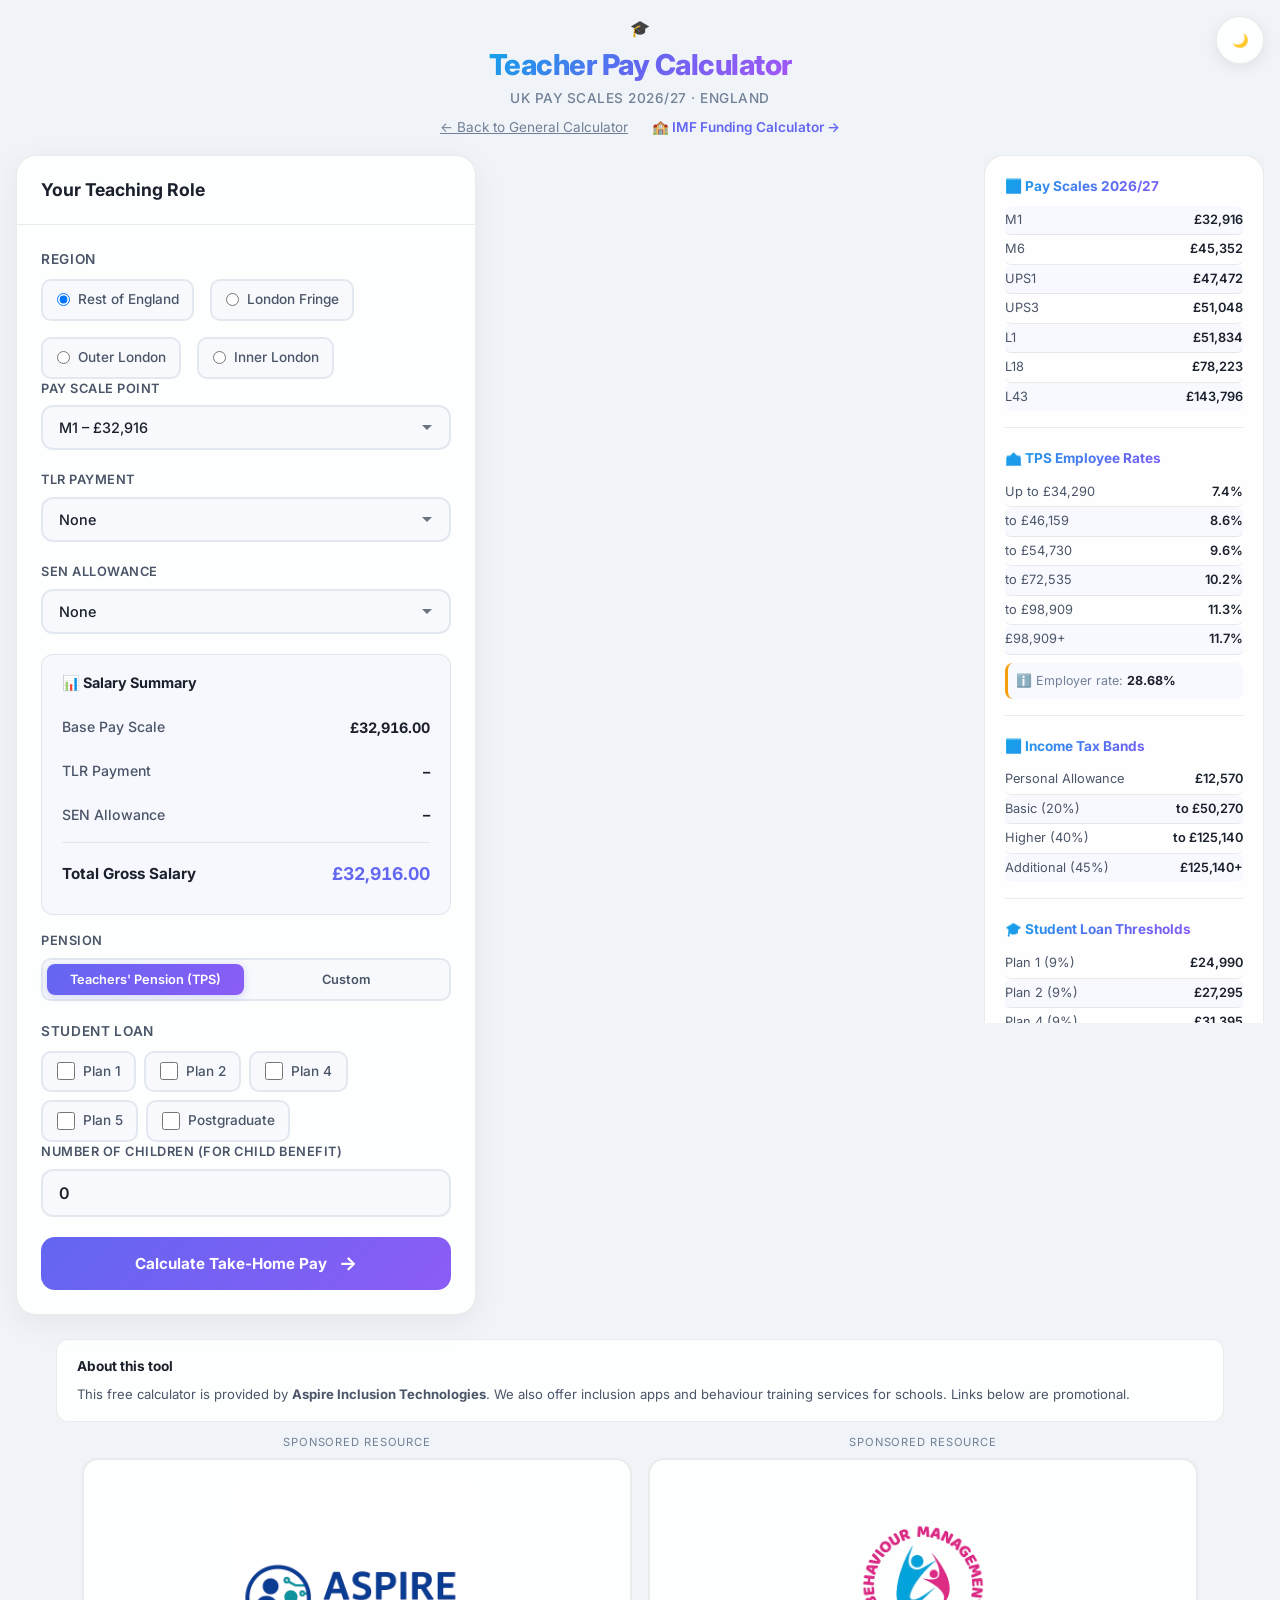
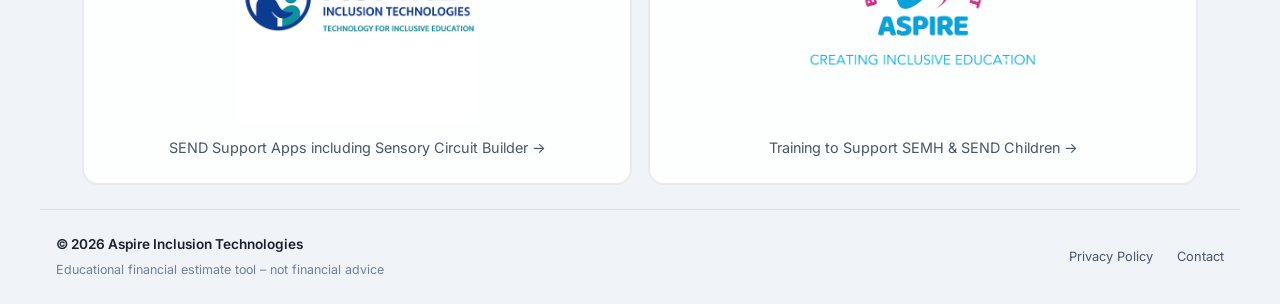
<file: teacher.html>
<!DOCTYPE html>
<html lang="en" data-theme="light">
<head>
    <meta charset="UTF-8">
    <meta name="viewport" content="width=device-width, initial-scale=1.0">
    <title>Teacher Pay Calculator 2026/27 | UK Teacher Salary & Take-Home Pay | Aspire Inclusion</title>
    <meta name="description" content="Free UK teacher pay calculator for 2026/27. Calculate take-home pay for M1-M6, UPS, Leadership scales with TPS pension, TLR, SEN allowances. Covers England, London Fringe, Outer & Inner London pay scales.">
    <meta name="keywords" content="teacher pay calculator, teacher salary 2026/27, teacher take home pay, TPS pension calculator, TLR payment, SEN allowance, UPS pay scale, teacher pay scales England, teacher pay London, leadership pay scale">
    <meta name="author" content="Aspire Inclusion Technologies">
    <meta name="robots" content="index, follow">
    <link rel="canonical" href="https://aspiremichael.github.io/Pay-Calculator/teacher.html">

    <!-- Open Graph -->
    <meta property="og:type" content="website">
    <meta property="og:title" content="Teacher Pay Calculator 2026/27 | UK Teacher Salary & Take-Home Pay">
    <meta property="og:description" content="Calculate your teacher take-home pay with TPS pension, pay scales M1-UPS3, Leadership L1-L43, TLR and SEN allowances. All England regions.">
    <meta property="og:url" content="https://aspiremichael.github.io/Pay-Calculator/teacher.html">
    <meta property="og:site_name" content="Aspire Inclusion Technologies">
    <meta property="og:locale" content="en_GB">

    <!-- Twitter Card -->
    <meta name="twitter:card" content="summary_large_image">
    <meta name="twitter:title" content="Teacher Pay Calculator 2026/27 | UK Teacher Take-Home Pay">
    <meta name="twitter:description" content="Free calculator: see your teacher take-home pay after TPS pension, tax, NI. M1-L43, TLR, SEN. All England regions.">

    <!-- JSON-LD Structured Data -->
    <script type="application/ld+json">
    {
        "@context": "https://schema.org",
        "@type": "WebApplication",
        "name": "UK Teacher Pay Calculator 2026/27",
        "description": "Calculate teacher take-home pay for all England pay scales including Main, Upper Pay Scale, and Leadership, with TPS pension, TLR and SEN allowances.",
        "url": "https://aspiremichael.github.io/Pay-Calculator/teacher.html",
        "applicationCategory": "FinanceApplication",
        "operatingSystem": "Any",
        "offers": {
            "@type": "Offer",
            "price": "0",
            "priceCurrency": "GBP"
        },
        "creator": {
            "@type": "Organization",
            "name": "Aspire Inclusion Technologies",
            "url": "https://aspireinclusion.app/"
        },
        "dateModified": "2026-03-24",
        "inLanguage": "en-GB",
        "isAccessibleForFree": true,
        "browserRequirements": "Requires JavaScript"
    }
    </script>
    <script type="application/ld+json">
    {
        "@context": "https://schema.org",
        "@type": "FAQPage",
        "mainEntity": [
            {
                "@type": "Question",
                "name": "What is the teacher pay scale for 2026/27 in England?",
                "acceptedAnswer": {
                    "@type": "Answer",
                    "text": "For 2026/27, the Main Pay Range in Rest of England is: M1 £32,916, M2 £34,823, M3 £37,101, M4 £39,556, M5 £42,057, M6 £45,352. Upper Pay Scale: UPS1 £47,472, UPS2 £49,232, UPS3 £51,048. Leadership ranges from L1 £51,834 to L43 £143,796."
                }
            },
            {
                "@type": "Question",
                "name": "What is the Teachers' Pension Scheme (TPS) contribution rate?",
                "acceptedAnswer": {
                    "@type": "Answer",
                    "text": "TPS employee contribution rates are tiered: 7.4% up to £34,290, 8.6% up to £46,159, 9.6% up to £54,730, 10.2% up to £72,535, 11.3% up to £98,909, and 11.7% above. The employer contribution rate is 28.68%."
                }
            },
            {
                "@type": "Question",
                "name": "What are TLR payments for teachers?",
                "acceptedAnswer": {
                    "@type": "Answer",
                    "text": "Teaching and Learning Responsibility (TLR) payments for 2025/26 are: TLR 2 ranges from £3,527 (min) to £8,611 (max), and TLR 1 ranges from £10,174 (min) to £17,216 (max). These are added to your base salary."
                }
            },
            {
                "@type": "Question",
                "name": "How does London weighting affect teacher pay?",
                "acceptedAnswer": {
                    "@type": "Answer",
                    "text": "Teachers in London receive higher pay scales. London Fringe M1 is £34,398, Outer London M1 is £37,870, and Inner London M1 is £40,317. The difference increases at higher scales — for example, Inner London UPS3 is £62,496 compared to £51,048 in Rest of England."
                }
            }
        ]
    }
    </script>

    <link rel="icon" type="image/svg+xml" href="favicon.svg">
    <link rel="preconnect" href="https://fonts.googleapis.com">
    <link rel="preconnect" href="https://fonts.gstatic.com" crossorigin>
    <link href="https://fonts.googleapis.com/css2?family=Inter:wght@300;400;500;600;700;800&display=swap" rel="stylesheet">
    <link rel="stylesheet" href="styles.css">
    <style>
        /* Override layout for teacher page — no tabs, simpler layout */
        .teacher-layout {
            display: flex;
            gap: 1.5rem;
            max-width: 1200px;
            margin: 0 auto;
            padding: 0 1rem;
            align-items: flex-start;
        }
        .teacher-main {
            flex: 1;
            min-width: 0;
        }
        .teacher-sidebar {
            width: 280px;
            flex-shrink: 0;
            position: sticky;
            top: 1rem;
        }
        .teacher-sidebar .ref-section {
            background: var(--bg-card);
            border-radius: 16px;
            padding: 1rem 1.25rem;
            margin-bottom: 1rem;
            border: 1px solid var(--border-color);
            box-shadow: var(--shadow-card);
        }
        .reference-sidebar .ref-section h3 {
            font-size: 0.85rem;
            font-weight: 700;
            margin-bottom: 0.5rem;
            color: var(--text-primary);
        }
        .reference-sidebar .ref-row {
            display: flex;
            justify-content: space-between;
            padding: 0.25rem 0;
            font-size: 0.8rem;
            color: var(--text-secondary);
            border-bottom: 1px solid var(--border-color);
        }
        .reference-sidebar .ref-row:last-child { border-bottom: none; }
        .reference-sidebar .ref-row span:last-child { font-weight: 600; color: var(--text-primary); }
        .reference-sidebar .ref-note {
            font-size: 0.78rem;
            color: var(--text-muted);
            margin-top: 0.5rem;
            padding: 0.5rem;
            background: var(--ref-bg);
            border-radius: 8px;
        }
    </style>
</head>
<body>
    <header class="app-header" style="max-width:1200px;margin:0 auto;padding:1rem;">
        <div class="header-content">
            <div class="logo-title">
                <div class="logo">🎓</div>
                <div>
                    <h1>Teacher Pay Calculator</h1>
                    <p class="subtitle">UK PAY SCALES 2026/27 · ENGLAND</p>
                </div>
            </div>
            <button class="theme-toggle" id="theme-toggle" aria-label="Toggle theme">🌙</button>
        </div>
        <div style="text-align:center;margin-top:0.5rem;display:flex;justify-content:center;gap:1.5rem;flex-wrap:wrap;">
            <a href="index.html" style="color:var(--text-muted);font-size:0.85rem;text-decoration:underline;">← Back to General Calculator</a>
            <a href="imf.html" style="color:var(--accent-primary);font-size:0.85rem;text-decoration:none;font-weight:600;display:flex;align-items:center;gap:0.25rem;">🏫 IMF Funding Calculator &rarr;</a>
        </div>
    </header>

    <div class="app-container">
        <div class="main-layout">
            <main class="main-content">
                <div class="panel-grid">
                <!-- Input Card -->
                <div class="card input-card">
                    <div class="card-header">
                        <h2>Your Teaching Role</h2>
                    </div>
                    <div class="card-body">
                        <fieldset class="form-group" style="border:none;padding:0;margin:0;">
                            <legend style="font-weight:600;font-size:0.85rem;text-transform:uppercase;letter-spacing:0.05em;color:var(--text-secondary);margin-bottom:0.5rem;">Region</legend>
                            <div class="checkbox-group" role="radiogroup" aria-label="Pay scale region" style="display:flex;gap:1rem;flex-wrap:wrap;">
                                <label class="checkbox-label"><input type="radio" name="region" value="england" aria-label="Rest of England pay scale" checked><span class="checkmark"></span>Rest of England</label>
                                <label class="checkbox-label"><input type="radio" name="region" value="fringe" aria-label="London Fringe pay scale"><span class="checkmark"></span>London Fringe</label>
                                <label class="checkbox-label"><input type="radio" name="region" value="outer" aria-label="Outer London pay scale"><span class="checkmark"></span>Outer London</label>
                                <label class="checkbox-label"><input type="radio" name="region" value="inner" aria-label="Inner London pay scale"><span class="checkmark"></span>Inner London</label>
                            </div>
                        </fieldset>

                        <div class="form-group">
                            <label for="pay-scale">Pay Scale Point</label>
                            <select id="pay-scale" class="input-standard" aria-label="Select your pay scale point">
                                <!-- Populated dynamically from JS -->
                            </select>
                        </div>

                        <div class="form-group" id="custom-salary-group" style="display:none;">
                            <label for="custom-salary">Custom Annual Salary</label>
                            <div class="input-wrapper currency">
                                <span class="input-prefix">£</span>
                                <input type="number" id="custom-salary" placeholder="e.g. 42000" min="0" step="100" aria-label="Custom annual salary amount">
                            </div>
                        </div>

                        <div class="form-group">
                            <label for="tlr-payment">TLR Payment</label>
                            <select id="tlr-payment" class="input-standard" aria-label="Select TLR payment level">
                                <option value="none">None</option>
                                <optgroup label="TLR 2">
                                    <option value="tlr2_min">TLR 2 (Min) – £3,527</option>
                                    <option value="tlr2_mid">TLR 2 (Mid) – £6,069</option>
                                    <option value="tlr2_max">TLR 2 (Max) – £8,611</option>
                                </optgroup>
                                <optgroup label="TLR 1">
                                    <option value="tlr1_min">TLR 1 (Min) – £10,174</option>
                                    <option value="tlr1_mid">TLR 1 (Mid) – £13,695</option>
                                    <option value="tlr1_max">TLR 1 (Max) – £17,216</option>
                                </optgroup>
                            </select>
                        </div>

                        <div class="form-group">
                            <label for="sen-allowance">SEN Allowance</label>
                            <select id="sen-allowance" class="input-standard" aria-label="Select SEN allowance level">
                                <option value="none">None</option>
                                <option value="min">SEN (Min) – £2,787</option>
                                <option value="max">SEN (Max) – £5,497</option>
                            </select>
                        </div>

                        <!-- Salary Summary -->
                        <div class="salary-summary-box">
                            <h3>📊 Salary Summary</h3>
                            <div class="breakdown-list">
                                <div class="breakdown-row">
                                    <span class="breakdown-label">Base Pay Scale</span>
                                    <span class="breakdown-value" id="salary-base-display">£32,916.00</span>
                                </div>
                                <div class="breakdown-row">
                                    <span class="breakdown-label">TLR Payment</span>
                                    <span class="breakdown-value" id="salary-tlr-display">–</span>
                                </div>
                                <div class="breakdown-row">
                                    <span class="breakdown-label">SEN Allowance</span>
                                    <span class="breakdown-value" id="salary-sen-display">–</span>
                                </div>
                                <div class="breakdown-divider"></div>
                                <div class="breakdown-row total">
                                    <span class="breakdown-label">Total Gross Salary</span>
                                    <span class="breakdown-value" id="salary-total-display">£32,916.00</span>
                                </div>
                            </div>
                        </div>

                        <!-- Pension Toggle -->
                        <div class="form-group">
                            <label id="pension-label">Pension</label>
                            <div class="toggle-switch-group" role="group" aria-labelledby="pension-label">
                                <button class="toggle-btn active" id="pension-tps" type="button" aria-pressed="true" aria-label="Use Teachers' Pension Scheme">Teachers' Pension (TPS)</button>
                                <button class="toggle-btn" id="pension-custom" type="button" aria-pressed="false" aria-label="Use custom pension rates">Custom</button>
                            </div>
                            <div id="custom-pension-inputs" style="display:none;margin-top:0.75rem;">
                                <div class="form-row" style="display:flex;gap:0.75rem;">
                                    <div style="flex:1;">
                                        <label for="custom-pension-employee" style="font-size:0.8rem;color:var(--text-secondary);">Employee %</label>
                                        <input type="number" id="custom-pension-employee" value="5" min="0" max="50" step="0.1" class="input-standard" style="margin-top:0.25rem;">
                                    </div>
                                    <div style="flex:1;">
                                        <label for="custom-pension-employer" style="font-size:0.8rem;color:var(--text-secondary);">Employer %</label>
                                        <input type="number" id="custom-pension-employer" value="3" min="0" max="50" step="0.1" class="input-standard" style="margin-top:0.25rem;">
                                    </div>
                                </div>
                            </div>
                        </div>

                        <fieldset class="form-group" style="border:none;padding:0;margin:0;">
                            <legend style="font-weight:600;font-size:0.85rem;text-transform:uppercase;letter-spacing:0.05em;color:var(--text-secondary);margin-bottom:0.5rem;">Student Loan</legend>
                            <div class="checkbox-group" role="group" aria-label="Student loan repayment plans">
                                <label class="checkbox-label"><input type="checkbox" id="sl-plan1" aria-label="Student Loan Plan 1"> Plan 1</label>
                                <label class="checkbox-label"><input type="checkbox" id="sl-plan2" aria-label="Student Loan Plan 2"> Plan 2</label>
                                <label class="checkbox-label"><input type="checkbox" id="sl-plan4" aria-label="Student Loan Plan 4"> Plan 4</label>
                                <label class="checkbox-label"><input type="checkbox" id="sl-plan5" aria-label="Student Loan Plan 5"> Plan 5</label>
                                <label class="checkbox-label"><input type="checkbox" id="sl-postgrad" aria-label="Postgraduate Loan"> Postgraduate</label>
                            </div>
                        </fieldset>

                        <div class="form-group">
                            <label for="children">Number of Children (for Child Benefit)</label>
                            <input type="number" id="children" value="0" min="0" max="10" class="input-standard" aria-label="Number of children in full-time education">
                        </div>

                        <button class="btn-calculate" id="btn-calculate" type="button" aria-label="Calculate your take-home pay">
                            <span>Calculate Take-Home Pay</span>
                            <span class="btn-icon" aria-hidden="true">→</span>
                        </button>
                    </div>
                </div>

                <!-- Results Card -->
                <div class="card results-card" id="results-section" style="display:none;" aria-live="polite" aria-atomic="true" role="region" aria-label="Calculation results">
                    <div class="card-header">
                        <h2>Your Take-Home Pay</h2>
                    </div>
                    <div class="card-body">
                        <div class="hero-result">
                            <div class="hero-amount">
                                <div class="hero-label">Monthly Take-Home</div>
                                <div class="hero-value" id="res-monthly">£0.00</div>
                            </div>
                            <div class="hero-amount secondary">
                                <div class="hero-label">Annual Take-Home</div>
                                <div class="hero-value" id="res-annual">£0.00</div>
                            </div>
                        </div>

                        <div class="deductions-breakdown">
                            <h3>Monthly Deductions</h3>
                            <div class="breakdown-list">
                                <div class="breakdown-row">
                                    <span class="breakdown-label">Gross Salary</span>
                                    <span class="breakdown-value positive" id="res-gross-m">£0.00</span>
                                </div>
                                <div class="breakdown-divider"></div>
                                <div class="breakdown-row deduction">
                                    <span class="breakdown-label">Income Tax</span>
                                    <span class="breakdown-value negative" id="res-tax-m">-£0.00</span>
                                </div>
                                <div class="breakdown-row deduction">
                                    <span class="breakdown-label">Employee NI</span>
                                    <span class="breakdown-value negative" id="res-ni-m">-£0.00</span>
                                </div>
                                <div class="breakdown-row deduction" id="row-sl" style="display:none;">
                                    <span class="breakdown-label">Student Loan</span>
                                    <span class="breakdown-value negative" id="res-sl-m">-£0.00</span>
                                </div>
                                <div class="breakdown-row deduction">
                                    <span class="breakdown-label pension-label-dynamic">Teachers' Pension (TPS)</span>
                                    <span class="breakdown-value negative" id="res-pension-m">-£0.00</span>
                                </div>
                                <div class="breakdown-row deduction" id="row-hicbc" style="display:none;">
                                    <span class="breakdown-label">Child Benefit Tax Charge</span>
                                    <span class="breakdown-value negative" id="res-hicbc-m">-£0.00</span>
                                </div>
                                <div class="breakdown-divider"></div>
                                <div class="breakdown-row total">
                                    <span class="breakdown-label">Net Take-Home</span>
                                    <span class="breakdown-value" id="res-net-m">£0.00</span>
                                </div>
                            </div>
                        </div>

                        <div class="deductions-breakdown annual-section">
                            <h3>Annual Summary</h3>
                            <div class="breakdown-list">
                                <div class="breakdown-row">
                                    <span class="breakdown-label">Gross Salary</span>
                                    <span class="breakdown-value positive" id="res-gross-a">£0.00</span>
                                </div>
                                <div class="breakdown-row deduction">
                                    <span class="breakdown-label">Income Tax</span>
                                    <span class="breakdown-value negative" id="res-tax-a">-£0.00</span>
                                </div>
                                <div class="breakdown-row deduction">
                                    <span class="breakdown-label">Employee NI</span>
                                    <span class="breakdown-value negative" id="res-ni-a">-£0.00</span>
                                </div>
                                <div class="breakdown-row deduction" id="row-sl-a" style="display:none;">
                                    <span class="breakdown-label">Student Loan</span>
                                    <span class="breakdown-value negative" id="res-sl-a">-£0.00</span>
                                </div>
                                <div class="breakdown-row deduction">
                                    <span class="breakdown-label pension-label-dynamic">Teachers' Pension (TPS)</span>
                                    <span class="breakdown-value negative" id="res-pension-a">-£0.00</span>
                                </div>
                                <div class="breakdown-row deduction" id="row-hicbc-a" style="display:none;">
                                    <span class="breakdown-label">Child Benefit Tax Charge</span>
                                    <span class="breakdown-value negative" id="res-hicbc-a">-£0.00</span>
                                </div>
                                <div class="breakdown-divider"></div>
                                <div class="breakdown-row total">
                                    <span class="breakdown-label">Net Take-Home</span>
                                    <span class="breakdown-value" id="res-net-a">£0.00</span>
                                </div>
                            </div>
                        </div>

                        <div class="pension-summary" id="tps-summary">
                            <h3>🏫 Teachers' Pension (TPS)</h3>
                            <div class="info-badge" style="margin-bottom:0.75rem;">
                                Your employee contribution rate: <strong id="res-tps-rate">7.4%</strong> (tiered based on salary)
                            </div>
                            <div class="pension-grid">
                                <div class="pension-item">
                                    <span class="pension-label">Your Contribution</span>
                                    <span class="pension-value" id="res-tps-employee">£0.00</span>
                                </div>
                                <div class="pension-item">
                                    <span class="pension-label">School Contribution (28.68%)</span>
                                    <span class="pension-value" id="res-tps-employer">£0.00</span>
                                </div>
                                <div class="pension-item highlight">
                                    <span class="pension-label">Total Added to Pension</span>
                                    <span class="pension-value" id="res-tps-total">£0.00</span>
                                </div>
                            </div>
                        </div>

                        <div class="rate-breakdown">
                            <h3>⏰ Rate Breakdown</h3>
                            <div class="pension-grid">
                                <div class="pension-item">
                                    <span class="pension-label">Hourly Rate (take-home)</span>
                                    <span class="pension-value" id="res-hourly">£0.00</span>
                                </div>
                                <div class="pension-item">
                                    <span class="pension-label">Daily Rate (take-home)</span>
                                    <span class="pension-value" id="res-daily">£0.00</span>
                                </div>
                                <div class="pension-item">
                                    <span class="pension-label">Weekly Rate (take-home)</span>
                                    <span class="pension-value" id="res-weekly">£0.00</span>
                                </div>
                            </div>
                            <div class="info-badge" style="margin-top: 0.5rem;">Based on 37.5 hours/week, 195 teaching days/year</div>
                        </div>

                        <div class="marginal-rate-section">
                            <h3>⚠️ Your Marginal Tax Rate</h3>
                            <p style="font-size:0.82rem;color:var(--text-secondary);margin-bottom:0.75rem;line-height:1.5;">This is <strong>not</strong> the tax rate on your current earnings — it's the rate that would apply to the <strong>next £1</strong> you earn. For example, if you got a pay rise or took on a TLR, this is how much of each extra pound would go to tax, NI and/or student loan repayments.</p>
                            <div class="marginal-rate-grid">
                                <div class="marginal-rate-box">
                                    <div class="marginal-rate-box-label">Tax + NI Only</div>
                                    <div class="marginal-rate-bar">
                                        <div class="marginal-rate-fill" id="res-marginal-bar-tax" style="width: 0%;"></div>
                                        <span class="marginal-rate-pct" id="res-marginal-pct-tax">0%</span>
                                    </div>
                                    <p class="marginal-rate-label" id="res-marginal-desc-tax">You keep £1.00 per extra £1</p>
                                </div>
                                <div class="marginal-rate-box">
                                    <div class="marginal-rate-box-label">Incl. Student Loan</div>
                                    <div class="marginal-rate-bar">
                                        <div class="marginal-rate-fill" id="res-marginal-bar-sl" style="width: 0%;"></div>
                                        <span class="marginal-rate-pct" id="res-marginal-pct-sl">0%</span>
                                    </div>
                                    <p class="marginal-rate-label" id="res-marginal-desc-sl">You keep £1.00 per extra £1</p>
                                </div>
                            </div>
                        </div>

                        <!-- What If Comparison -->
                        <div class="deductions-breakdown" id="comparison-section" style="display:none;">
                            <h3>🔄 What If? — Compare Scenarios</h3>
                            <p style="font-size:0.82rem;color:var(--text-secondary);margin-bottom:0.75rem;line-height:1.5;">See how your take-home pay changes if you move up the pay scale, take on a TLR, or add SEN allowance.</p>
                            <div class="comparison-table" style="overflow-x:auto;">
                                <table id="comparison-table" style="width:100%;font-size:0.82rem;">
                                    <thead>
                                        <tr>
                                            <th style="text-align:left;padding:0.5rem;">Scenario</th>
                                            <th style="text-align:right;padding:0.5rem;">Gross</th>
                                            <th style="text-align:right;padding:0.5rem;">Monthly Take-Home</th>
                                            <th style="text-align:right;padding:0.5rem;">Difference</th>
                                        </tr>
                                    </thead>
                                    <tbody id="comparison-tbody"></tbody>
                                </table>
                            </div>
                        </div>

                        <div class="action-buttons" style="display:flex;gap:0.75rem;margin-top:1rem;">
                            <button class="btn-print" id="btn-share" type="button" style="flex:1;">
                                📤 Share via WhatsApp / Social
                            </button>
                            <button class="btn-print" id="btn-print" type="button" style="flex:1;">
                                🖨️ Print / Save as PDF
                            </button>
                        </div>
                    </div>
                </div>
            </div>
            </main>

        <aside class="reference-sidebar" id="reference-sidebar">
            <div class="sidebar-content">
            <div class="ref-section">
                <h3>📊 Pay Scales 2026/27</h3>
                <div id="sidebar-scales">
                    <!-- Populated dynamically from JS -->
                </div>
            </div>

            <div class="ref-section">
                <h3>🏫 TPS Employee Rates</h3>
                <div class="ref-row"><span>Up to £34,290</span><span>7.4%</span></div>
                <div class="ref-row"><span>to £46,159</span><span>8.6%</span></div>
                <div class="ref-row"><span>to £54,730</span><span>9.6%</span></div>
                <div class="ref-row"><span>to £72,535</span><span>10.2%</span></div>
                <div class="ref-row"><span>to £98,909</span><span>11.3%</span></div>
                <div class="ref-row"><span>£98,909+</span><span>11.7%</span></div>
                <div class="ref-note">
                    <span>ℹ️</span> Employer rate: <strong>28.68%</strong>
                </div>
            </div>

            <div class="ref-section">
                <h3>📈 Income Tax Bands</h3>
                <div class="ref-row"><span>Personal Allowance</span><span>£12,570</span></div>
                <div class="ref-row"><span>Basic (20%)</span><span>to £50,270</span></div>
                <div class="ref-row"><span>Higher (40%)</span><span>to £125,140</span></div>
                <div class="ref-row"><span>Additional (45%)</span><span>£125,140+</span></div>
            </div>

            <div class="ref-section">
                <h3>🎓 Student Loan Thresholds</h3>
                <div class="ref-row"><span>Plan 1 (9%)</span><span>£24,990</span></div>
                <div class="ref-row"><span>Plan 2 (9%)</span><span>£27,295</span></div>
                <div class="ref-row"><span>Plan 4 (9%)</span><span>£31,395</span></div>
                <div class="ref-row"><span>Postgrad (6%)</span><span>£21,000</span></div>
            </div>
            </div>
        </aside>
        </div>

    <!-- About This Tool -->
    <div style="max-width:1200px;margin:1.5rem auto 0.75rem;padding:0 1rem;">
        <div style="background:var(--bg-card);border:1px solid var(--border-color);border-radius:12px;padding:1rem 1.25rem;">
            <h3 style="font-size:0.85rem;font-weight:700;color:var(--text-primary);margin-bottom:0.4rem;">About this tool</h3>
            <p style="font-size:0.82rem;color:var(--text-secondary);line-height:1.6;margin:0;">This free calculator is provided by <strong>Aspire Inclusion Technologies</strong>. We also offer inclusion apps and behaviour training services for schools. Links below are promotional.</p>
        </div>
    </div>

    <!-- Sponsored Resources -->
    <div style="max-width:1200px;margin:0 auto 1.5rem;padding:0 1rem;">
        <div style="display:flex;gap:1rem;flex-wrap:wrap;justify-content:center;">
            <div style="flex:1;min-width:280px;max-width:550px;">
                <p style="font-size:0.7rem;text-transform:uppercase;letter-spacing:0.08em;color:var(--text-muted);margin-bottom:0.4rem;text-align:center;">Sponsored Resource</p>
                <a href="https://aspireinclusion.app/" target="_blank" rel="noopener sponsored" style="background:var(--bg-card);border:2px solid var(--border-color);border-radius:16px;padding:1.5rem;text-align:center;text-decoration:none;transition:border-color 0.3s,transform 0.2s,box-shadow 0.3s;display:block;" onmouseover="this.style.borderColor='#1a5276';this.style.transform='translateY(-2px)';this.style.boxShadow='0 8px 24px rgba(0,0,0,0.15)'" onmouseout="this.style.borderColor='var(--border-color)';this.style.transform='';this.style.boxShadow=''">
                    <img src="aspire-inclusion-logo.png" alt="Aspire Inclusion Technologies" style="max-width:240px;height:auto;margin:0 auto 0.75rem;display:block;">
                    <p style="color:var(--text-secondary);font-size:0.9rem;">SEND Support Apps including Sensory Circuit Builder →</p>
                </a>
            </div>
            <div style="flex:1;min-width:280px;max-width:550px;">
                <p style="font-size:0.7rem;text-transform:uppercase;letter-spacing:0.08em;color:var(--text-muted);margin-bottom:0.4rem;text-align:center;">Sponsored Resource</p>
                <a href="https://aspirebm.thinkific.com/" target="_blank" rel="noopener sponsored" style="background:var(--bg-card);border:2px solid var(--border-color);border-radius:16px;padding:1.5rem;text-align:center;text-decoration:none;transition:border-color 0.3s,transform 0.2s,box-shadow 0.3s;display:block;" onmouseover="this.style.borderColor='#e91e96';this.style.transform='translateY(-2px)';this.style.boxShadow='0 8px 24px rgba(0,0,0,0.15)'" onmouseout="this.style.borderColor='var(--border-color)';this.style.transform='';this.style.boxShadow=''">
                    <img src="aspire-bm-logo.png" alt="Aspire Behaviour Management - Creating Inclusive Education" style="max-width:240px;height:auto;margin:0 auto 0.75rem;display:block;">
                    <p style="color:var(--text-secondary);font-size:0.9rem;">Training to Support SEMH &amp; SEND Children →</p>
                </a>
            </div>
        </div>
    </div>

    <footer style="max-width:1200px;margin:0 auto;padding:1.5rem 1rem;border-top:1px solid var(--border-color);">
        <div style="display:flex;flex-wrap:wrap;justify-content:space-between;align-items:center;gap:1rem;">
            <div>
                <p style="font-size:0.85rem;font-weight:600;color:var(--text-primary);margin:0 0 0.25rem;">© 2026 Aspire Inclusion Technologies</p>
                <p style="font-size:0.78rem;color:var(--text-muted);margin:0;">Educational financial estimate tool – not financial advice</p>
            </div>
            <div style="display:flex;gap:1.5rem;">
                <a href="https://aspireinclusion.app/privacy.html" target="_blank" rel="noopener" style="font-size:0.8rem;color:var(--text-secondary);text-decoration:none;" onmouseover="this.style.color='var(--text-primary)'" onmouseout="this.style.color='var(--text-secondary)'">Privacy Policy</a>
                <a href="https://aspireinclusion.app/" target="_blank" rel="noopener" style="font-size:0.8rem;color:var(--text-secondary);text-decoration:none;" onmouseover="this.style.color='var(--text-primary)'" onmouseout="this.style.color='var(--text-secondary)'">Contact</a>
            </div>
        </div>
    </footer>

    <script src="teacher.js"></script>
</body>
</html>
</file>
<file: styles.css>
/* ===== CSS Variables & Design Tokens ===== */
:root {
    --font-family: 'Inter', -apple-system, BlinkMacSystemFont, 'Segoe UI', sans-serif;

    /* Light theme */
    --bg-primary: #f0f4f8;
    --bg-secondary: #ffffff;
    --bg-card: rgba(255, 255, 255, 0.85);
    --bg-card-hover: rgba(255, 255, 255, 0.95);
    --bg-input: #f7f9fc;
    --bg-sidebar: rgba(255, 255, 255, 0.9);
    --text-primary: #1a202c;
    --text-secondary: #4a5568;
    --text-muted: #718096;
    --border-color: rgba(0, 0, 0, 0.08);
    --border-input: #e2e8f0;
    --shadow-sm: 0 1px 3px rgba(0,0,0,0.06);
    --shadow-md: 0 4px 14px rgba(0,0,0,0.08);
    --shadow-lg: 0 10px 40px rgba(0,0,0,0.1);
    --shadow-card: 0 8px 32px rgba(0,0,0,0.06);
    --gradient-primary: linear-gradient(135deg, #667eea 0%, #764ba2 100%);
    --gradient-accent: linear-gradient(135deg, #0ea5e9 0%, #6366f1 50%, #a855f7 100%);
    --gradient-hero: linear-gradient(135deg, #10b981 0%, #059669 100%);
    --gradient-btn: linear-gradient(135deg, #6366f1 0%, #8b5cf6 100%);
    --accent-primary: #6366f1;
    --accent-secondary: #8b5cf6;
    --accent-green: #10b981;
    --accent-red: #ef4444;
    --accent-amber: #f59e0b;
    --tab-active-bg: var(--gradient-btn);
    --tab-inactive-bg: transparent;
    --tab-active-text: #ffffff;
    --tab-inactive-text: var(--text-secondary);
    --positive-color: #10b981;
    --negative-color: #ef4444;
    --badge-bg: rgba(99, 102, 241, 0.1);
    --badge-text: #6366f1;
    --ref-bg: rgba(99, 102, 241, 0.04);
    --scrollbar-track: #f1f5f9;
    --scrollbar-thumb: #cbd5e1;
    --table-stripe: rgba(99, 102, 241, 0.03);
    --table-header-bg: rgba(99, 102, 241, 0.06);
    --glass-blur: 12px;
}

[data-theme="dark"] {
    --bg-primary: #0f172a;
    --bg-secondary: #1e293b;
    --bg-card: rgba(30, 41, 59, 0.8);
    --bg-card-hover: rgba(30, 41, 59, 0.95);
    --bg-input: rgba(15, 23, 42, 0.6);
    --bg-sidebar: rgba(30, 41, 59, 0.85);
    --text-primary: #f1f5f9;
    --text-secondary: #94a3b8;
    --text-muted: #64748b;
    --border-color: rgba(255, 255, 255, 0.08);
    --border-input: rgba(255, 255, 255, 0.12);
    --shadow-sm: 0 1px 3px rgba(0,0,0,0.3);
    --shadow-md: 0 4px 14px rgba(0,0,0,0.3);
    --shadow-lg: 0 10px 40px rgba(0,0,0,0.4);
    --shadow-card: 0 8px 32px rgba(0,0,0,0.3);
    --badge-bg: rgba(99, 102, 241, 0.2);
    --badge-text: #a5b4fc;
    --ref-bg: rgba(99, 102, 241, 0.08);
    --scrollbar-track: #1e293b;
    --scrollbar-thumb: #475569;
    --table-stripe: rgba(99, 102, 241, 0.06);
    --table-header-bg: rgba(99, 102, 241, 0.12);
}

/* ===== Base Reset ===== */
*, *::before, *::after { box-sizing: border-box; margin: 0; padding: 0; }

html {
    font-size: 16px;
    scroll-behavior: smooth;
}

body {
    font-family: var(--font-family);
    background: var(--bg-primary);
    color: var(--text-primary);
    line-height: 1.6;
    min-height: 100vh;
    transition: background-color 0.4s ease, color 0.3s ease;
}

/* Scrollbar */
::-webkit-scrollbar { width: 6px; }
::-webkit-scrollbar-track { background: var(--scrollbar-track); }
::-webkit-scrollbar-thumb { background: var(--scrollbar-thumb); border-radius: 3px; }

/* ===== Accessibility: Focus States ===== */
*:focus-visible {
    outline: 2px solid var(--accent-primary);
    outline-offset: 2px;
    border-radius: 4px;
}
input:focus-visible,
select:focus-visible,
textarea:focus-visible {
    outline: 2px solid var(--accent-primary);
    outline-offset: 0;
    box-shadow: 0 0 0 3px rgba(99, 102, 241, 0.15);
}
button:focus-visible {
    outline: 2px solid var(--accent-primary);
    outline-offset: 2px;
}
a:focus-visible {
    outline: 2px solid var(--accent-primary);
    outline-offset: 2px;
    border-radius: 8px;
}

/* ===== Fieldset Reset (Accessibility) ===== */
fieldset {
    min-width: 0;
    border: none;
    padding: 0;
    margin: 0;
}
fieldset legend {
    font-weight: 600;
    font-size: 0.85rem;
    text-transform: uppercase;
    letter-spacing: 0.05em;
    color: var(--text-secondary);
    margin-bottom: 0.5rem;
    padding: 0;
    width: 100%;
}

/* ===== Theme Toggle ===== */
.theme-toggle {
    position: fixed;
    top: 1rem;
    right: 1rem;
    z-index: 1000;
    width: 48px;
    height: 48px;
    border: none;
    border-radius: 50%;
    background: var(--bg-card);
    backdrop-filter: blur(var(--glass-blur));
    box-shadow: var(--shadow-md);
    cursor: pointer;
    display: flex;
    align-items: center;
    justify-content: center;
    transition: all 0.3s ease;
    border: 1px solid var(--border-color);
}

.theme-toggle:hover {
    transform: scale(1.1);
    box-shadow: var(--shadow-lg);
}

.theme-icon { font-size: 1.2rem; position: absolute; transition: all 0.3s ease; }
[data-theme="dark"] .theme-icon.moon { opacity: 1; transform: rotate(0deg); }
[data-theme="dark"] .theme-icon.sun { opacity: 0; transform: rotate(180deg); }
[data-theme="light"] .theme-icon.sun,
:root:not([data-theme="dark"]) .theme-icon.sun { opacity: 1; transform: rotate(0deg); }
[data-theme="light"] .theme-icon.moon,
:root:not([data-theme="dark"]) .theme-icon.moon { opacity: 0; transform: rotate(-180deg); }

/* ===== App Container ===== */
.app-container {
    max-width: 1440px;
    margin: 0 auto;
    padding: 0 1rem;
}

/* ===== Header ===== */
.app-header {
    padding: 2rem 0 1.5rem;
    text-align: center;
}

.header-content {
    display: flex;
    justify-content: center;
}

.logo-area {
    display: flex;
    align-items: center;
    gap: 1rem;
}

.logo-icon {
    font-size: 2.5rem;
    animation: float 3s ease-in-out infinite;
}

@keyframes float {
    0%, 100% { transform: translateY(0); }
    50% { transform: translateY(-6px); }
}

.app-header h1 {
    font-size: 1.8rem;
    font-weight: 800;
    background: var(--gradient-accent);
    -webkit-background-clip: text;
    -webkit-text-fill-color: transparent;
    background-clip: text;
    letter-spacing: -0.5px;
}

.subtitle {
    font-size: 0.85rem;
    color: var(--text-muted);
    font-weight: 500;
    letter-spacing: 0.5px;
    text-transform: uppercase;
}

/* ===== Main Layout ===== */
.main-layout {
    display: flex;
    gap: 1.5rem;
    align-items: flex-start;
}

.main-content {
    flex: 1;
    min-width: 0;
}

/* ===== Tab Navigation ===== */
.tab-nav {
    display: flex;
    gap: 0.5rem;
    padding: 0.4rem;
    background: var(--bg-card);
    backdrop-filter: blur(var(--glass-blur));
    border-radius: 16px;
    margin-bottom: 1.5rem;
    box-shadow: var(--shadow-sm);
    border: 1px solid var(--border-color);
}

.tab-btn {
    flex: 1;
    padding: 0.8rem 1rem;
    border: none;
    border-radius: 12px;
    background: var(--tab-inactive-bg);
    color: var(--tab-inactive-text);
    font-family: var(--font-family);
    font-size: 0.85rem;
    font-weight: 600;
    cursor: pointer;
    transition: all 0.3s cubic-bezier(0.4, 0, 0.2, 1);
    display: flex;
    align-items: center;
    justify-content: center;
    gap: 0.5rem;
}

.tab-btn:hover:not(.active) {
    background: var(--ref-bg);
    color: var(--text-primary);
}

.tab-btn.active {
    background: var(--tab-active-bg);
    color: var(--tab-active-text);
    box-shadow: 0 4px 12px rgba(99, 102, 241, 0.3);
}

.tab-icon { font-size: 1.1rem; }

/* ===== Tab Panels ===== */
.tab-panel {
    display: none;
    animation: fadeIn 0.4s ease;
}

.tab-panel.active { display: block; }

@keyframes fadeIn {
    from { opacity: 0; transform: translateY(8px); }
    to { opacity: 1; transform: translateY(0); }
}

/* ===== Panel Layouts ===== */
.panel-grid {
    display: grid;
    grid-template-columns: 1fr 1fr;
    gap: 1.5rem;
}

.panel-stack {
    display: flex;
    flex-direction: column;
    gap: 1.5rem;
}

/* ===== Cards ===== */
.card {
    background: var(--bg-card);
    backdrop-filter: blur(var(--glass-blur));
    border-radius: 20px;
    border: 1px solid var(--border-color);
    box-shadow: var(--shadow-card);
    overflow: hidden;
    transition: all 0.3s ease;
}

.card:hover {
    box-shadow: var(--shadow-lg);
    border-color: rgba(99, 102, 241, 0.15);
}

.highlight-card {
    border: 1px solid rgba(99, 102, 241, 0.25);
    background: linear-gradient(135deg, var(--bg-card) 0%, rgba(99, 102, 241, 0.05) 100%);
}

.card-header {
    padding: 1.25rem 1.5rem;
    border-bottom: 1px solid var(--border-color);
    display: flex;
    align-items: center;
    justify-content: space-between;
}

.card-header h2 {
    font-size: 1.1rem;
    font-weight: 700;
    color: var(--text-primary);
}

.card-body {
    padding: 1.5rem;
}

/* ===== Form Elements ===== */
.form-group {
    margin-bottom: 1.25rem;
}

.form-group label {
    display: block;
    font-size: 0.8rem;
    font-weight: 600;
    color: var(--text-secondary);
    margin-bottom: 0.4rem;
    text-transform: uppercase;
    letter-spacing: 0.5px;
}

.label-hint {
    text-transform: none;
    font-weight: 400;
    font-size: 0.75rem;
    color: var(--text-muted);
}

.input-wrapper {
    position: relative;
    display: flex;
    align-items: center;
}

.input-wrapper.currency input,
.input-wrapper.percent input {
    width: 100%;
    padding: 0.75rem 1rem;
    border: 2px solid var(--border-input);
    border-radius: 12px;
    background: var(--bg-input);
    color: var(--text-primary);
    font-family: var(--font-family);
    font-size: 1rem;
    font-weight: 600;
    transition: all 0.3s ease;
    outline: none;
}

.input-wrapper.currency input { padding-left: 2rem; }

.input-prefix {
    position: absolute;
    left: 0.75rem;
    color: var(--text-muted);
    font-weight: 600;
    font-size: 1rem;
    z-index: 1;
}

.input-suffix {
    position: absolute;
    right: 0.75rem;
    color: var(--text-muted);
    font-weight: 600;
    font-size: 0.9rem;
}

.input-standard {
    width: 100%;
    padding: 0.75rem 1rem;
    border: 2px solid var(--border-input);
    border-radius: 12px;
    background: var(--bg-input);
    color: var(--text-primary);
    font-family: var(--font-family);
    font-size: 1rem;
    font-weight: 600;
    transition: all 0.3s ease;
    outline: none;
}

.input-wrapper input:focus,
.input-standard:focus {
    border-color: var(--accent-primary);
    box-shadow: 0 0 0 3px rgba(99, 102, 241, 0.15);
}

/* Remove spinners */
input[type="number"]::-webkit-inner-spin-button,
input[type="number"]::-webkit-outer-spin-button {
    -webkit-appearance: none;
    margin: 0;
}
input[type="number"] { -moz-appearance: textfield; }

/* ===== Checkbox ===== */
.checkbox-group {
    display: flex;
    flex-wrap: wrap;
    gap: 0.5rem;
}

.checkbox-label {
    display: flex !important;
    align-items: center;
    gap: 0.5rem;
    padding: 0.5rem 0.85rem;
    background: var(--bg-input);
    border: 2px solid var(--border-input);
    border-radius: 10px;
    cursor: pointer;
    font-size: 0.85rem !important;
    font-weight: 500 !important;
    color: var(--text-secondary) !important;
    text-transform: none !important;
    letter-spacing: 0 !important;
    transition: all 0.2s ease;
    margin-bottom: 0 !important;
}

.checkbox-label.single {
    margin-bottom: 0;
    background: transparent;
    border: none;
    padding: 0;
}

.checkbox-label:hover {
    border-color: var(--accent-primary);
    color: var(--text-primary) !important;
}

.checkbox-label input[type="checkbox"] {
    width: 18px;
    height: 18px;
    accent-color: var(--accent-primary);
    cursor: pointer;
}

.checkbox-label input[type="checkbox"]:checked + .checkmark {
    display: none;
}

.checkmark { display: none; }

/* ===== Toggle Switch ===== */
.toggle-switch-group {
    display: flex;
    gap: 0.25rem;
    padding: 0.25rem;
    background: var(--bg-input);
    border-radius: 10px;
    border: 2px solid var(--border-input);
    margin-bottom: 0.75rem;
}

.toggle-btn {
    flex: 1;
    padding: 0.5rem 1rem;
    border: none;
    border-radius: 8px;
    background: transparent;
    color: var(--text-secondary);
    font-family: var(--font-family);
    font-size: 0.8rem;
    font-weight: 600;
    cursor: pointer;
    transition: all 0.2s ease;
}

.toggle-btn.active {
    background: var(--gradient-btn);
    color: white;
    box-shadow: 0 2px 8px rgba(99, 102, 241, 0.25);
}

/* ===== Pension Details ===== */
.pension-details { margin-top: 0.5rem; }
.hidden { display: none !important; }

.info-badge {
    display: inline-block;
    padding: 0.4rem 0.8rem;
    background: var(--badge-bg);
    color: var(--badge-text);
    border-radius: 8px;
    font-size: 0.8rem;
    font-weight: 600;
}

.form-row {
    display: flex;
    gap: 0.75rem;
    align-items: flex-end;
}

.form-row.three-col {
    display: grid;
    grid-template-columns: repeat(3, 1fr);
    gap: 1rem;
}

.form-group-sm {
    flex: 1;
}

.form-group-sm label {
    display: block;
    font-size: 0.75rem;
    font-weight: 600;
    color: var(--text-muted);
    margin-bottom: 0.3rem;
}

/* ===== Button ===== */
.btn-calculate {
    width: 100%;
    padding: 0.9rem 1.5rem;
    border: none;
    border-radius: 14px;
    background: var(--gradient-btn);
    color: white;
    font-family: var(--font-family);
    font-size: 0.95rem;
    font-weight: 700;
    cursor: pointer;
    display: flex;
    align-items: center;
    justify-content: center;
    gap: 0.75rem;
    transition: all 0.3s cubic-bezier(0.4, 0, 0.2, 1);
    margin-top: 0.5rem;
    position: relative;
    overflow: hidden;
}

.btn-calculate::before {
    content: '';
    position: absolute;
    inset: 0;
    background: linear-gradient(135deg, rgba(255,255,255,0.1) 0%, transparent 100%);
    opacity: 0;
    transition: opacity 0.3s ease;
}

.btn-calculate:hover {
    transform: translateY(-2px);
    box-shadow: 0 8px 25px rgba(99, 102, 241, 0.4);
}

.btn-calculate:hover::before { opacity: 1; }

.btn-calculate:active {
    transform: translateY(0);
}

.btn-icon {
    font-size: 1.2rem;
    transition: transform 0.3s ease;
}

.btn-calculate:hover .btn-icon {
    transform: translateX(4px);
}

.btn-small {
    padding: 0.4rem 0.8rem;
    border: 2px solid var(--accent-primary);
    border-radius: 8px;
    background: transparent;
    color: var(--accent-primary);
    font-family: var(--font-family);
    font-size: 0.75rem;
    font-weight: 600;
    cursor: pointer;
    transition: all 0.2s ease;
}

.btn-small:hover {
    background: var(--accent-primary);
    color: white;
}

.btn-add {
    padding: 0.65rem 1rem;
    border: none;
    border-radius: 10px;
    background: var(--accent-green);
    color: white;
    font-family: var(--font-family);
    font-size: 0.8rem;
    font-weight: 700;
    cursor: pointer;
    transition: all 0.2s ease;
    white-space: nowrap;
}

.btn-add:hover {
    transform: translateY(-1px);
    box-shadow: 0 4px 12px rgba(16, 185, 129, 0.3);
}

/* ===== Hero Result ===== */
.hero-result {
    display: grid;
    grid-template-columns: 1fr 1fr;
    gap: 1rem;
    margin-bottom: 1.5rem;
}

.hero-amount {
    background: var(--gradient-hero);
    border-radius: 16px;
    padding: 1.25rem;
    text-align: center;
    color: white;
}

.hero-amount.secondary {
    background: var(--gradient-primary);
}

.hero-label {
    font-size: 0.75rem;
    font-weight: 600;
    text-transform: uppercase;
    letter-spacing: 0.5px;
    opacity: 0.9;
    margin-bottom: 0.25rem;
}

.hero-value {
    font-size: 1.6rem;
    font-weight: 800;
    letter-spacing: -0.5px;
}

/* ===== Breakdown Section ===== */
.deductions-breakdown {
    margin-bottom: 1.5rem;
}

.deductions-breakdown h3,
.additional-costs-section h3,
.pension-summary h3,
.comparison-table h3 {
    font-size: 0.85rem;
    font-weight: 700;
    color: var(--text-secondary);
    text-transform: uppercase;
    letter-spacing: 0.5px;
    margin-bottom: 0.75rem;
}

.breakdown-list {
    display: flex;
    flex-direction: column;
    gap: 0.1rem;
}

.breakdown-row {
    display: flex;
    justify-content: space-between;
    align-items: center;
    padding: 0.6rem 0;
}

.breakdown-label {
    font-size: 0.88rem;
    color: var(--text-secondary);
    font-weight: 500;
}

.breakdown-value {
    font-size: 0.9rem;
    font-weight: 700;
    font-variant-numeric: tabular-nums;
}

.breakdown-value.positive { color: var(--accent-green); }
.breakdown-value.negative { color: var(--text-primary); }
.positive-text { color: var(--accent-green) !important; }
.negative-text { color: var(--accent-red) !important; }

.breakdown-divider {
    height: 1px;
    background: var(--border-color);
    margin: 0.25rem 0;
}

.breakdown-row.deduction .breakdown-label::before {
    content: '';
    display: inline-block;
    width: 6px;
    height: 6px;
    border-radius: 50%;
    background: var(--accent-red);
    margin-right: 0.5rem;
    vertical-align: middle;
}

.breakdown-row.total {
    padding-top: 0.75rem;
}

.breakdown-row.total .breakdown-label {
    font-weight: 700;
    color: var(--text-primary);
    font-size: 0.95rem;
}

.breakdown-row.total .breakdown-value {
    font-size: 1.1rem;
    color: var(--accent-primary);
}

.grand-total .breakdown-value {
    font-size: 1.25rem !important;
    color: var(--accent-green) !important;
}

/* ===== Pension Summary ===== */
.pension-summary {
    background: var(--ref-bg);
    border-radius: 16px;
    padding: 1.25rem;
    border: 1px solid var(--border-color);
}

.pension-grid {
    display: grid;
    grid-template-columns: 1fr 1fr 1fr;
    gap: 0.75rem;
}

.pension-item {
    text-align: center;
    padding: 0.75rem;
    background: var(--bg-card);
    border-radius: 12px;
    border: 1px solid var(--border-color);
}

.pension-item.highlight {
    background: var(--gradient-btn);
    border: none;
    color: white;
}

.pension-label {
    font-size: 0.7rem;
    font-weight: 600;
    text-transform: uppercase;
    letter-spacing: 0.3px;
    color: var(--text-muted);
    display: block;
    margin-bottom: 0.25rem;
}

.pension-item.highlight .pension-label {
    color: rgba(255,255,255,0.85);
}

.pension-value {
    font-size: 1.1rem;
    font-weight: 800;
    display: block;
}

.pension-item.highlight .pension-value { color: white; }

/* ===== Additional Costs ===== */
.additional-costs-section {
    margin-top: 1rem;
}

.add-cost-form {
    margin-bottom: 0.75rem;
}

.add-cost-form .form-row {
    align-items: stretch;
}

.add-cost-form .input-standard {
    flex: 2;
}

.add-cost-form .input-wrapper.currency.small {
    flex: 1;
}

.cost-item {
    display: flex;
    align-items: center;
    justify-content: space-between;
    padding: 0.6rem 0.75rem;
    background: var(--ref-bg);
    border-radius: 10px;
    margin-bottom: 0.5rem;
    animation: slideIn 0.3s ease;
}

@keyframes slideIn {
    from { opacity: 0; transform: translateX(-10px); }
    to { opacity: 1; transform: translateX(0); }
}

.cost-item-info {
    display: flex;
    align-items: center;
    gap: 0.75rem;
}

.cost-item-name {
    font-size: 0.85rem;
    font-weight: 600;
    color: var(--text-primary);
}

.cost-item-amount {
    font-size: 0.85rem;
    font-weight: 700;
    color: var(--accent-primary);
}

.btn-remove {
    background: none;
    border: none;
    color: var(--accent-red);
    cursor: pointer;
    font-size: 1.2rem;
    padding: 0.25rem;
    border-radius: 6px;
    transition: all 0.2s ease;
    line-height: 1;
}

.btn-remove:hover {
    background: rgba(239, 68, 68, 0.1);
}

/* ===== Impact Grid ===== */
.impact-grid {
    display: grid;
    grid-template-columns: repeat(4, 1fr);
    gap: 1rem;
    margin-bottom: 1.5rem;
}

.impact-card {
    background: var(--ref-bg);
    border-radius: 14px;
    padding: 1.25rem;
    text-align: center;
    border: 1px solid var(--border-color);
    transition: all 0.3s ease;
}

.impact-card:hover {
    transform: translateY(-2px);
    box-shadow: var(--shadow-md);
}

.impact-label {
    font-size: 0.7rem;
    font-weight: 700;
    text-transform: uppercase;
    letter-spacing: 0.5px;
    color: var(--text-muted);
    margin-bottom: 0.5rem;
}

.impact-value {
    font-size: 1.3rem;
    font-weight: 800;
    color: var(--text-primary);
    margin-bottom: 0.25rem;
}

.impact-sub {
    font-size: 0.68rem;
    color: var(--text-muted);
    line-height: 1.3;
}

/* ===== Comparison Table ===== */
.comparison-table {
    overflow-x: auto;
}

.comparison-table table {
    width: 100%;
    border-collapse: collapse;
    font-size: 0.85rem;
}

.comparison-table th {
    padding: 0.75rem 1rem;
    text-align: left;
    font-weight: 700;
    font-size: 0.75rem;
    text-transform: uppercase;
    letter-spacing: 0.5px;
    color: var(--text-muted);
    background: var(--table-header-bg);
    border-bottom: 2px solid var(--border-color);
}

.comparison-table th:first-child { border-radius: 10px 0 0 0; }
.comparison-table th:last-child { border-radius: 0 10px 0 0; }

.comparison-table td {
    padding: 0.65rem 1rem;
    border-bottom: 1px solid var(--border-color);
    color: var(--text-secondary);
    font-weight: 500;
    font-variant-numeric: tabular-nums;
}

.comparison-table td:first-child {
    font-weight: 600;
    color: var(--text-primary);
}

.comparison-table tr:nth-child(even) {
    background: var(--table-stripe);
}

.comparison-table .total-row td {
    font-weight: 700;
    color: var(--text-primary);
    border-top: 2px solid var(--accent-primary);
    font-size: 0.9rem;
}

/* ===== Employee Row (Hiring Tab) ===== */
.employee-row {
    display: flex;
    gap: 0.5rem;
    align-items: center;
    margin-bottom: 0.5rem;
    animation: slideIn 0.3s ease;
}

.employee-row input {
    flex: 1;
}

.employee-row .input-wrapper {
    flex: 1;
}

.empty-state {
    text-align: center;
    padding: 1.5rem;
    color: var(--text-muted);
    font-size: 0.85rem;
    font-style: italic;
}

/* ===== Reference Sidebar ===== */
.reference-sidebar {
    width: 280px;
    flex-shrink: 0;
    position: sticky;
    top: 1rem;
    max-height: calc(100vh - 2rem);
    overflow-y: auto;
    transition: all 0.4s cubic-bezier(0.4, 0, 0.2, 1);
}

.sidebar-toggle {
    display: none;
    position: fixed;
    bottom: 1.5rem;
    right: 1.5rem;
    width: 52px;
    height: 52px;
    border-radius: 50%;
    border: none;
    background: var(--gradient-btn);
    color: white;
    font-size: 1.3rem;
    cursor: pointer;
    box-shadow: 0 4px 20px rgba(99, 102, 241, 0.4);
    z-index: 100;
    transition: all 0.3s ease;
}

.sidebar-toggle:hover {
    transform: scale(1.1);
}

.sidebar-content {
    background: var(--bg-sidebar);
    backdrop-filter: blur(var(--glass-blur));
    border-radius: 20px;
    border: 1px solid var(--border-color);
    padding: 1.25rem;
    box-shadow: var(--shadow-card);
}

.sidebar-content h3 {
    font-size: 1rem;
    font-weight: 800;
    margin-bottom: 1rem;
    background: var(--gradient-accent);
    -webkit-background-clip: text;
    -webkit-text-fill-color: transparent;
    background-clip: text;
}

.ref-section {
    margin-bottom: 1.25rem;
    padding-bottom: 1rem;
    border-bottom: 1px solid var(--border-color);
}

.ref-section:last-child {
    border-bottom: none;
    margin-bottom: 0;
    padding-bottom: 0;
}

.ref-section h4 {
    font-size: 0.78rem;
    font-weight: 700;
    color: var(--text-primary);
    margin-bottom: 0.5rem;
}

.ref-table {
    display: flex;
    flex-direction: column;
    gap: 0.1rem;
}

.ref-row {
    display: flex;
    justify-content: space-between;
    align-items: center;
    padding: 0.35rem 0.5rem;
    border-radius: 6px;
    font-size: 0.76rem;
    color: var(--text-secondary);
}

.ref-row:nth-child(odd) { background: var(--ref-bg); }

.ref-value {
    font-weight: 700;
    color: var(--text-primary);
    font-variant-numeric: tabular-nums;
}

.ref-note {
    margin-top: 0.4rem;
    padding: 0.4rem 0.6rem;
    background: rgba(245, 158, 11, 0.08);
    border-radius: 8px;
    border-left: 3px solid var(--accent-amber);
}

.ref-note p {
    font-size: 0.72rem;
    color: var(--text-muted);
    line-height: 1.4;
}

.ref-note strong { color: var(--text-primary); }

/* ===== Footer ===== */
.app-footer {
    text-align: center;
    padding: 2rem 0;
    margin-top: 2rem;
    border-top: 1px solid var(--border-color);
}

.app-footer p {
    font-size: 0.75rem;
    color: var(--text-muted);
    max-width: 600px;
    margin: 0 auto;
}

/* ===== Annual Section ===== */
.annual-section { margin-top: 0.5rem; }

/* ===== Responsive ===== */
@media (max-width: 1100px) {
    .reference-sidebar {
        position: fixed;
        right: -300px;
        top: 0;
        height: 100vh;
        max-height: 100vh;
        z-index: 99;
        width: 300px;
        border-radius: 20px 0 0 20px;
    }

    .reference-sidebar.open {
        right: 0;
    }

    .sidebar-toggle { display: flex; align-items: center; justify-content: center; }

    .sidebar-content {
        border-radius: 0;
        height: 100%;
        overflow-y: auto;
        padding-top: 2rem;
    }
}

@media (max-width: 768px) {
    .app-header h1 { font-size: 1.3rem; }
    .logo-icon { font-size: 2rem; }

    .tab-btn {
        padding: 0.6rem 0.5rem;
        font-size: 0.72rem;
    }

    .tab-icon { font-size: 0.9rem; }

    .panel-grid {
        grid-template-columns: 1fr;
    }

    .hero-result {
        grid-template-columns: 1fr;
    }

    .pension-grid { grid-template-columns: 1fr; }
    .form-row.three-col { grid-template-columns: 1fr; }
    .impact-grid { grid-template-columns: 1fr 1fr; }

    .theme-toggle {
        top: 0.5rem;
        right: 0.5rem;
        width: 40px;
        height: 40px;
    }

    .add-cost-form .form-row {
        flex-wrap: wrap;
    }

    .add-cost-form .input-standard,
    .add-cost-form .input-wrapper.currency.small {
        flex: 1 1 45%;
    }
}

@media (max-width: 480px) {
    .impact-grid { grid-template-columns: 1fr; }
    .tab-label { font-size: 0.65rem; }
    .mode-switcher { flex-direction: column; }
}

/* ===== Mode Switcher ===== */
.mode-switcher {
    display: flex;
    gap: 0.25rem;
    padding: 0.25rem;
    background: var(--bg-input);
    border-radius: 12px;
    border: 2px solid var(--border-input);
}

.mode-btn {
    display: flex;
    align-items: center;
    gap: 0.4rem;
    padding: 0.5rem 1.2rem;
    border: none;
    border-radius: 10px;
    background: transparent;
    color: var(--text-secondary);
    font-family: var(--font-family);
    font-size: 0.85rem;
    font-weight: 600;
    cursor: pointer;
    transition: all 0.3s ease;
    white-space: nowrap;
}

.mode-btn.active {
    background: var(--gradient-btn);
    color: white;
    box-shadow: 0 2px 8px rgba(99, 102, 241, 0.3);
}

.mode-btn:hover:not(.active) {
    background: var(--ref-bg);
    color: var(--text-primary);
}

.mode-icon { font-size: 1rem; }

/* Business-only tabs hidden in personal mode */
body.personal-mode .business-only {
    display: none !important;
}

body.personal-mode .tab-nav {
    max-width: 280px;
    margin-left: auto;
    margin-right: auto;
}

/* ===== Marginal Rate ===== */
.marginal-rate-section {
    background: var(--ref-bg);
    border-radius: 16px;
    padding: 1.25rem;
    border: 1px solid var(--border-color);
    margin-bottom: 1rem;
}

.marginal-rate-section h3 {
    font-size: 0.85rem;
    font-weight: 700;
    color: var(--text-secondary);
    text-transform: uppercase;
    letter-spacing: 0.5px;
    margin-bottom: 0.75rem;
}

.marginal-rate-bar {
    position: relative;
    height: 36px;
    background: var(--bg-input);
    border-radius: 10px;
    border: 2px solid var(--border-input);
    overflow: hidden;
    margin-bottom: 0.5rem;
}

.marginal-rate-fill {
    height: 100%;
    border-radius: 8px;
    transition: width 0.6s cubic-bezier(0.4, 0, 0.2, 1), background 0.3s ease;
    background: var(--accent-green);
}

.marginal-rate-fill.medium { background: var(--accent-amber); }
.marginal-rate-fill.high { background: var(--accent-red); }

.marginal-rate-pct {
    position: absolute;
    right: 0.75rem;
    top: 50%;
    transform: translateY(-50%);
    font-size: 0.9rem;
    font-weight: 800;
    color: var(--text-primary);
}

.marginal-rate-label {
    font-size: 0.82rem;
    color: var(--text-secondary);
    font-weight: 500;
}

.marginal-rate-grid {
    display: grid;
    grid-template-columns: 1fr 1fr;
    gap: 1rem;
}

.marginal-rate-box {
    padding: 0.75rem;
    background: var(--bg-card);
    border-radius: 12px;
    border: 1px solid var(--border-color);
}

.marginal-rate-box-label {
    font-size: 0.75rem;
    font-weight: 700;
    text-transform: uppercase;
    letter-spacing: 0.3px;
    color: var(--text-muted);
    margin-bottom: 0.5rem;
}

/* ===== Rate Breakdown ===== */
.rate-breakdown {
    background: var(--ref-bg);
    border-radius: 16px;
    padding: 1.25rem;
    border: 1px solid var(--border-color);
    margin-bottom: 1rem;
}

.rate-breakdown h3 {
    font-size: 0.85rem;
    font-weight: 700;
    color: var(--text-secondary);
    text-transform: uppercase;
    letter-spacing: 0.5px;
    margin-bottom: 0.75rem;
}

/* ===== Print Button ===== */
.btn-print {
    width: 100%;
    padding: 0.75rem 1.5rem;
    border: 2px solid var(--border-input);
    border-radius: 12px;
    background: var(--bg-input);
    color: var(--text-secondary);
    font-family: var(--font-family);
    font-size: 0.85rem;
    font-weight: 600;
    cursor: pointer;
    transition: all 0.2s ease;
    margin-top: 1rem;
}

.btn-print:hover {
    border-color: var(--accent-primary);
    color: var(--accent-primary);
    background: var(--badge-bg);
}

/* ===== Print Styles ===== */
@media print {
    body { background: white !important; color: #1a202c !important; }
    .app-container { max-width: 100%; padding: 0; }
    .theme-toggle, .mode-switcher, .tab-nav,
    .reference-sidebar, .sidebar-toggle,
    .btn-calculate, .btn-print, .btn-small, .btn-add,
    .btn-remove, .input-card, .footer,
    .tab-panel:not(.active) { display: none !important; }
    .main-layout { display: block; }
    .card { box-shadow: none; border: 1px solid #e2e8f0; break-inside: avoid; }
    .results-card { display: block !important; }
    .hero-amount { -webkit-print-color-adjust: exact; print-color-adjust: exact; }
    .marginal-rate-fill { -webkit-print-color-adjust: exact; print-color-adjust: exact; }
    .pension-item.highlight { -webkit-print-color-adjust: exact; print-color-adjust: exact; }
}

/* ===== Salary Summary Box (Teacher) ===== */
.salary-summary-box {
    background: var(--ref-bg);
    border-radius: 12px;
    padding: 1rem 1.25rem;
    margin: 1rem 0;
    border: 1px solid var(--border-color);
}

.salary-summary-box h3 {
    font-size: 0.9rem;
    font-weight: 700;
    margin-bottom: 0.75rem;
    color: var(--text-primary);
}

/* ===== Select Dropdown ===== */
select.input-standard {
    width: 100%;
    padding: 0.75rem 1rem;
    border: 2px solid var(--border-input);
    border-radius: 12px;
    background: var(--bg-input);
    color: var(--text-primary);
    font-family: var(--font-family);
    font-size: 0.9rem;
    font-weight: 500;
    cursor: pointer;
    transition: border-color 0.2s ease;
    -webkit-appearance: none;
    appearance: none;
    background-image: url("data:image/svg+xml,%3Csvg xmlns='http://www.w3.org/2000/svg' width='12' height='8'%3E%3Cpath fill='%236b7280' d='M1 1l5 5 5-5'/%3E%3C/svg%3E");
    background-repeat: no-repeat;
    background-position: right 1rem center;
    background-size: 12px;
    padding-right: 2.5rem;
}

select.input-standard:focus {
    border-color: var(--accent-primary);
    outline: none;
}

.grand-total .breakdown-value {
    font-size: 1.1rem;
    font-weight: 700;
    color: var(--accent-primary);
}
</file>
